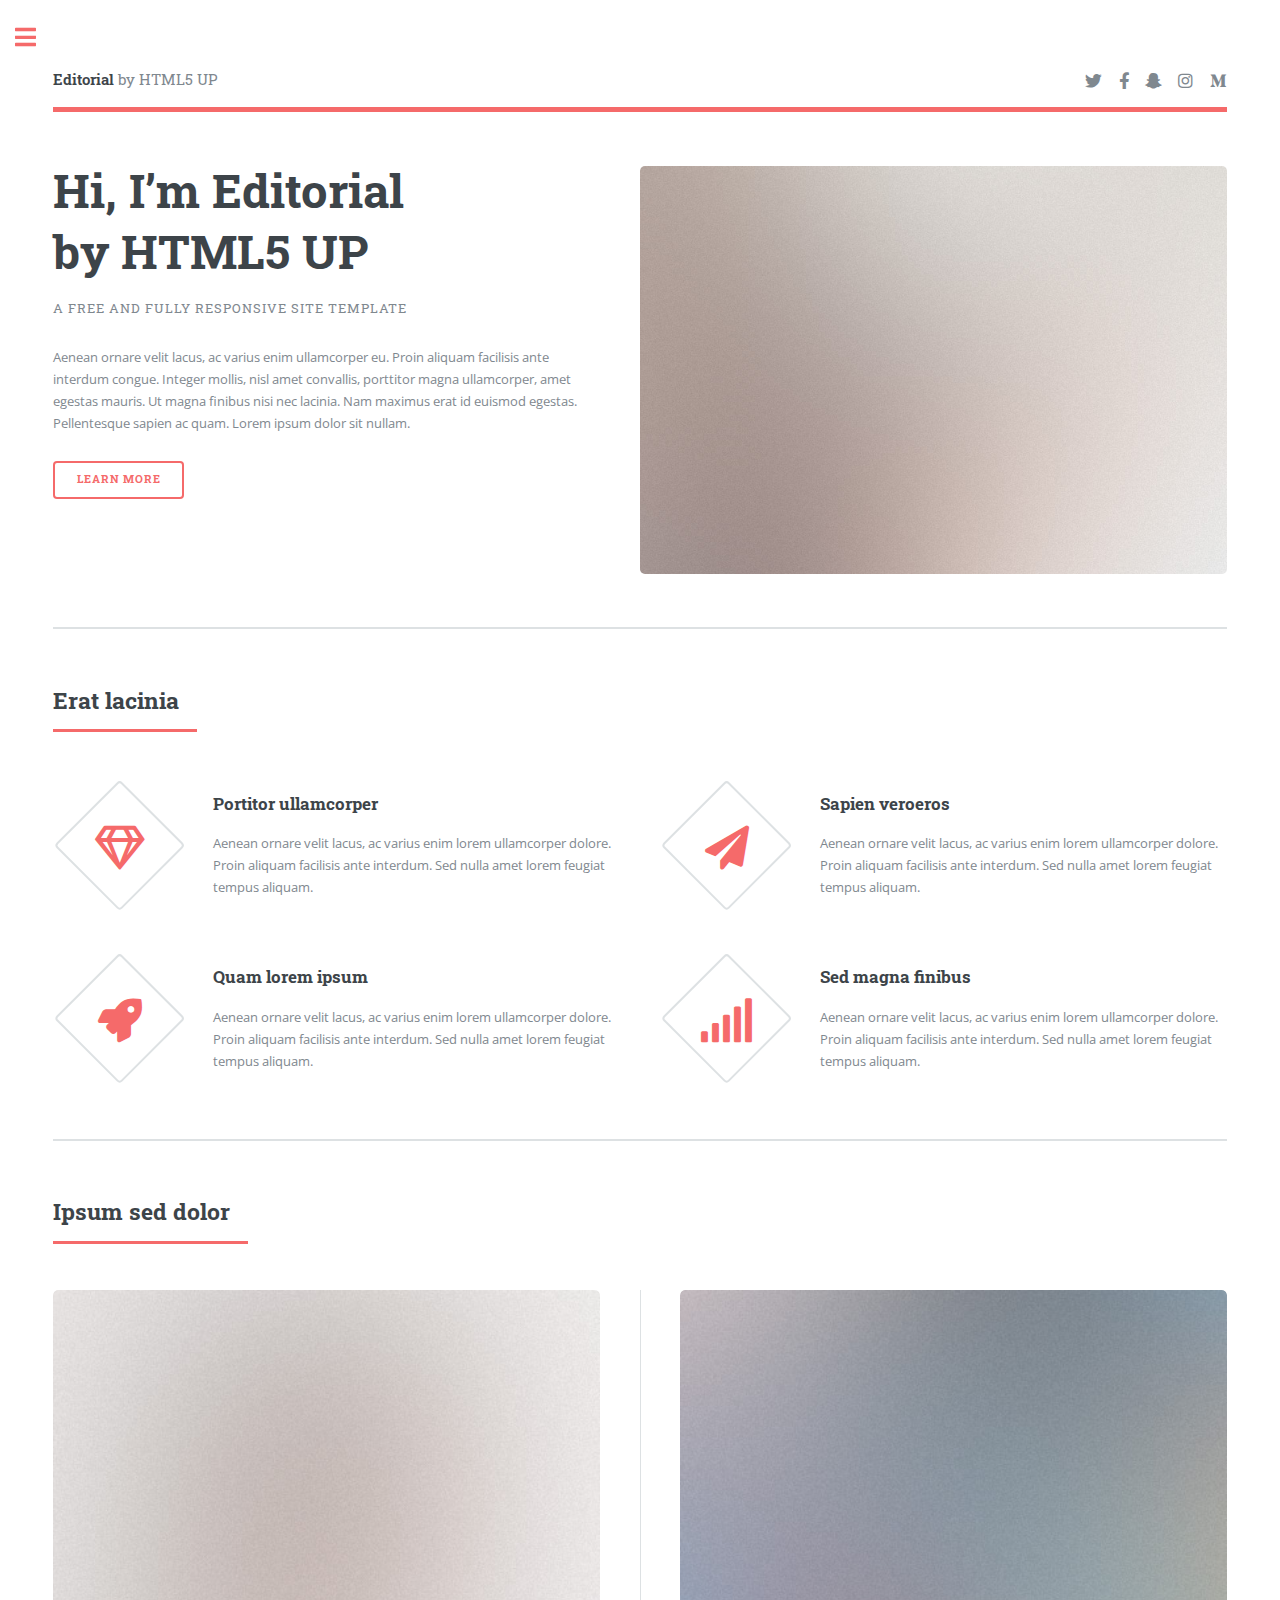
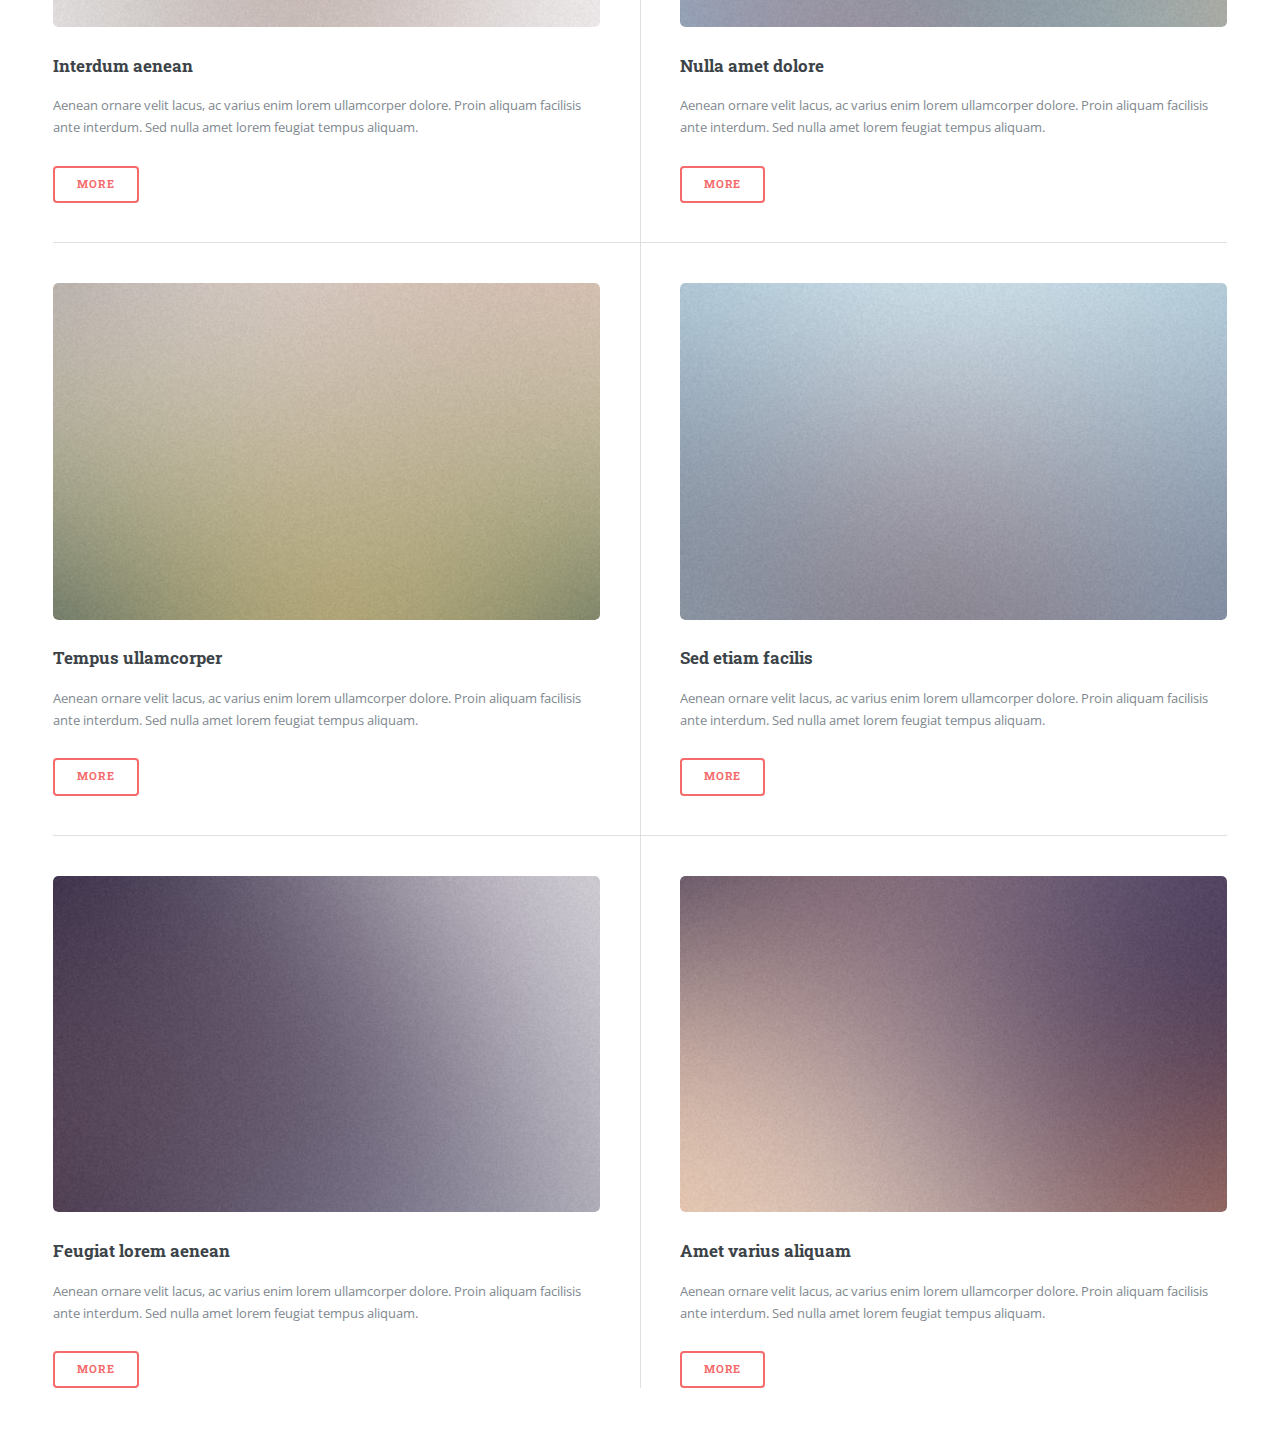
<file: index.html>
<!DOCTYPE HTML>
<!--
	Editorial by HTML5 UP
	html5up.net | @ajlkn
	Free for personal and commercial use under the CCA 3.0 license (html5up.net/license)
-->
<html>
	<head>
		<title>Editorial by HTML5 UP</title>
		<meta charset="utf-8" />
		<meta name="viewport" content="width=device-width, initial-scale=1, user-scalable=no" />
		<link rel="stylesheet" href="assets/css/main.css" />
	</head>
	<body class="is-preload">

		<!-- Wrapper -->
			<div id="wrapper">

				<!-- Main -->
					<div id="main">
						<div class="inner">

							<!-- Header -->
								<header id="header">
									<a href="index.html" class="logo"><strong>Editorial</strong> by HTML5 UP</a>
									<ul class="icons">
										<li><a href="#" class="icon brands fa-twitter"><span class="label">Twitter</span></a></li>
										<li><a href="#" class="icon brands fa-facebook-f"><span class="label">Facebook</span></a></li>
										<li><a href="#" class="icon brands fa-snapchat-ghost"><span class="label">Snapchat</span></a></li>
										<li><a href="#" class="icon brands fa-instagram"><span class="label">Instagram</span></a></li>
										<li><a href="#" class="icon brands fa-medium-m"><span class="label">Medium</span></a></li>
									</ul>
								</header>

							<!-- Banner -->
								<section id="banner">
									<div class="content">
										<header>
											<h1>Hi, I’m Editorial<br />
											by HTML5 UP</h1>
											<p>A free and fully responsive site template</p>
										</header>
										<p>Aenean ornare velit lacus, ac varius enim ullamcorper eu. Proin aliquam facilisis ante interdum congue. Integer mollis, nisl amet convallis, porttitor magna ullamcorper, amet egestas mauris. Ut magna finibus nisi nec lacinia. Nam maximus erat id euismod egestas. Pellentesque sapien ac quam. Lorem ipsum dolor sit nullam.</p>
										<ul class="actions">
											<li><a href="#" class="button big">Learn More</a></li>
										</ul>
									</div>
									<span class="image object">
										<img src="images/pic10.jpg" alt="" />
									</span>
								</section>

							<!-- Section -->
								<section>
									<header class="major">
										<h2>Erat lacinia</h2>
									</header>
									<div class="features">
										<article>
											<span class="icon fa-gem"></span>
											<div class="content">
												<h3>Portitor ullamcorper</h3>
												<p>Aenean ornare velit lacus, ac varius enim lorem ullamcorper dolore. Proin aliquam facilisis ante interdum. Sed nulla amet lorem feugiat tempus aliquam.</p>
											</div>
										</article>
										<article>
											<span class="icon solid fa-paper-plane"></span>
											<div class="content">
												<h3>Sapien veroeros</h3>
												<p>Aenean ornare velit lacus, ac varius enim lorem ullamcorper dolore. Proin aliquam facilisis ante interdum. Sed nulla amet lorem feugiat tempus aliquam.</p>
											</div>
										</article>
										<article>
											<span class="icon solid fa-rocket"></span>
											<div class="content">
												<h3>Quam lorem ipsum</h3>
												<p>Aenean ornare velit lacus, ac varius enim lorem ullamcorper dolore. Proin aliquam facilisis ante interdum. Sed nulla amet lorem feugiat tempus aliquam.</p>
											</div>
										</article>
										<article>
											<span class="icon solid fa-signal"></span>
											<div class="content">
												<h3>Sed magna finibus</h3>
												<p>Aenean ornare velit lacus, ac varius enim lorem ullamcorper dolore. Proin aliquam facilisis ante interdum. Sed nulla amet lorem feugiat tempus aliquam.</p>
											</div>
										</article>
									</div>
								</section>

							<!-- Section -->
								<section>
									<header class="major">
										<h2>Ipsum sed dolor</h2>
									</header>
									<div class="posts">
										<article>
											<a href="#" class="image"><img src="images/pic01.jpg" alt="" /></a>
											<h3>Interdum aenean</h3>
											<p>Aenean ornare velit lacus, ac varius enim lorem ullamcorper dolore. Proin aliquam facilisis ante interdum. Sed nulla amet lorem feugiat tempus aliquam.</p>
											<ul class="actions">
												<li><a href="#" class="button">More</a></li>
											</ul>
										</article>
										<article>
											<a href="#" class="image"><img src="images/pic02.jpg" alt="" /></a>
											<h3>Nulla amet dolore</h3>
											<p>Aenean ornare velit lacus, ac varius enim lorem ullamcorper dolore. Proin aliquam facilisis ante interdum. Sed nulla amet lorem feugiat tempus aliquam.</p>
											<ul class="actions">
												<li><a href="#" class="button">More</a></li>
											</ul>
										</article>
										<article>
											<a href="#" class="image"><img src="images/pic03.jpg" alt="" /></a>
											<h3>Tempus ullamcorper</h3>
											<p>Aenean ornare velit lacus, ac varius enim lorem ullamcorper dolore. Proin aliquam facilisis ante interdum. Sed nulla amet lorem feugiat tempus aliquam.</p>
											<ul class="actions">
												<li><a href="#" class="button">More</a></li>
											</ul>
										</article>
										<article>
											<a href="#" class="image"><img src="images/pic04.jpg" alt="" /></a>
											<h3>Sed etiam facilis</h3>
											<p>Aenean ornare velit lacus, ac varius enim lorem ullamcorper dolore. Proin aliquam facilisis ante interdum. Sed nulla amet lorem feugiat tempus aliquam.</p>
											<ul class="actions">
												<li><a href="#" class="button">More</a></li>
											</ul>
										</article>
										<article>
											<a href="#" class="image"><img src="images/pic05.jpg" alt="" /></a>
											<h3>Feugiat lorem aenean</h3>
											<p>Aenean ornare velit lacus, ac varius enim lorem ullamcorper dolore. Proin aliquam facilisis ante interdum. Sed nulla amet lorem feugiat tempus aliquam.</p>
											<ul class="actions">
												<li><a href="#" class="button">More</a></li>
											</ul>
										</article>
										<article>
											<a href="#" class="image"><img src="images/pic06.jpg" alt="" /></a>
											<h3>Amet varius aliquam</h3>
											<p>Aenean ornare velit lacus, ac varius enim lorem ullamcorper dolore. Proin aliquam facilisis ante interdum. Sed nulla amet lorem feugiat tempus aliquam.</p>
											<ul class="actions">
												<li><a href="#" class="button">More</a></li>
											</ul>
										</article>
									</div>
								</section>

						</div>
					</div>

				<!-- Sidebar -->
					<div id="sidebar">
						<div class="inner">

							<!-- Search -->
								<section id="search" class="alt">
									<form method="post" action="#">
										<input type="text" name="query" id="query" placeholder="Search" />
									</form>
								</section>

							<!-- Menu -->
								<nav id="menu">
									<header class="major">
										<h2>Menu</h2>
									</header>
									<ul>
										<li><a href="index.html">Homepage</a></li>
										<li><a href="generic.html">Generic</a></li>
										<li><a href="elements.html">Elements</a></li>
										<li>
											<span class="opener">Submenu</span>
											<ul>
												<li><a href="#">Lorem Dolor</a></li>
												<li><a href="#">Ipsum Adipiscing</a></li>
												<li><a href="#">Tempus Magna</a></li>
												<li><a href="#">Feugiat Veroeros</a></li>
											</ul>
										</li>
										<li><a href="#">Etiam Dolore</a></li>
										<li><a href="#">Adipiscing</a></li>
										<li>
											<span class="opener">Another Submenu</span>
											<ul>
												<li><a href="#">Lorem Dolor</a></li>
												<li><a href="#">Ipsum Adipiscing</a></li>
												<li><a href="#">Tempus Magna</a></li>
												<li><a href="#">Feugiat Veroeros</a></li>
											</ul>
										</li>
										<li><a href="#">Maximus Erat</a></li>
										<li><a href="#">Sapien Mauris</a></li>
										<li><a href="#">Amet Lacinia</a></li>
									</ul>
								</nav>

							<!-- Section -->
								<section>
									<header class="major">
										<h2>Ante interdum</h2>
									</header>
									<div class="mini-posts">
										<article>
											<a href="#" class="image"><img src="images/pic07.jpg" alt="" /></a>
											<p>Aenean ornare velit lacus, ac varius enim lorem ullamcorper dolore aliquam.</p>
										</article>
										<article>
											<a href="#" class="image"><img src="images/pic08.jpg" alt="" /></a>
											<p>Aenean ornare velit lacus, ac varius enim lorem ullamcorper dolore aliquam.</p>
										</article>
										<article>
											<a href="#" class="image"><img src="images/pic09.jpg" alt="" /></a>
											<p>Aenean ornare velit lacus, ac varius enim lorem ullamcorper dolore aliquam.</p>
										</article>
									</div>
									<ul class="actions">
										<li><a href="#" class="button">More</a></li>
									</ul>
								</section>

							<!-- Section -->
								<section>
									<header class="major">
										<h2>Get in touch</h2>
									</header>
									<p>Sed varius enim lorem ullamcorper dolore aliquam aenean ornare velit lacus, ac varius enim lorem ullamcorper dolore. Proin sed aliquam facilisis ante interdum. Sed nulla amet lorem feugiat tempus aliquam.</p>
									<ul class="contact">
										<li class="icon solid fa-envelope"><a href="#">information@untitled.tld</a></li>
										<li class="icon solid fa-phone">(000) 000-0000</li>
										<li class="icon solid fa-home">1234 Somewhere Road #8254<br />
										Nashville, TN 00000-0000</li>
									</ul>
								</section>

							<!-- Footer -->
								<footer id="footer">
									<p class="copyright">&copy; Untitled. All rights reserved. Demo Images: <a href="https://unsplash.com">Unsplash</a>. Design: <a href="https://html5up.net">HTML5 UP</a>.</p>
								</footer>

						</div>
					</div>

			</div>

		<!-- Scripts -->
			<script src="assets/js/jquery.min.js"></script>
			<script src="assets/js/browser.min.js"></script>
			<script src="assets/js/breakpoints.min.js"></script>
			<script src="assets/js/util.js"></script>
			<script src="assets/js/main.js"></script>

	</body>
</html>
</file>
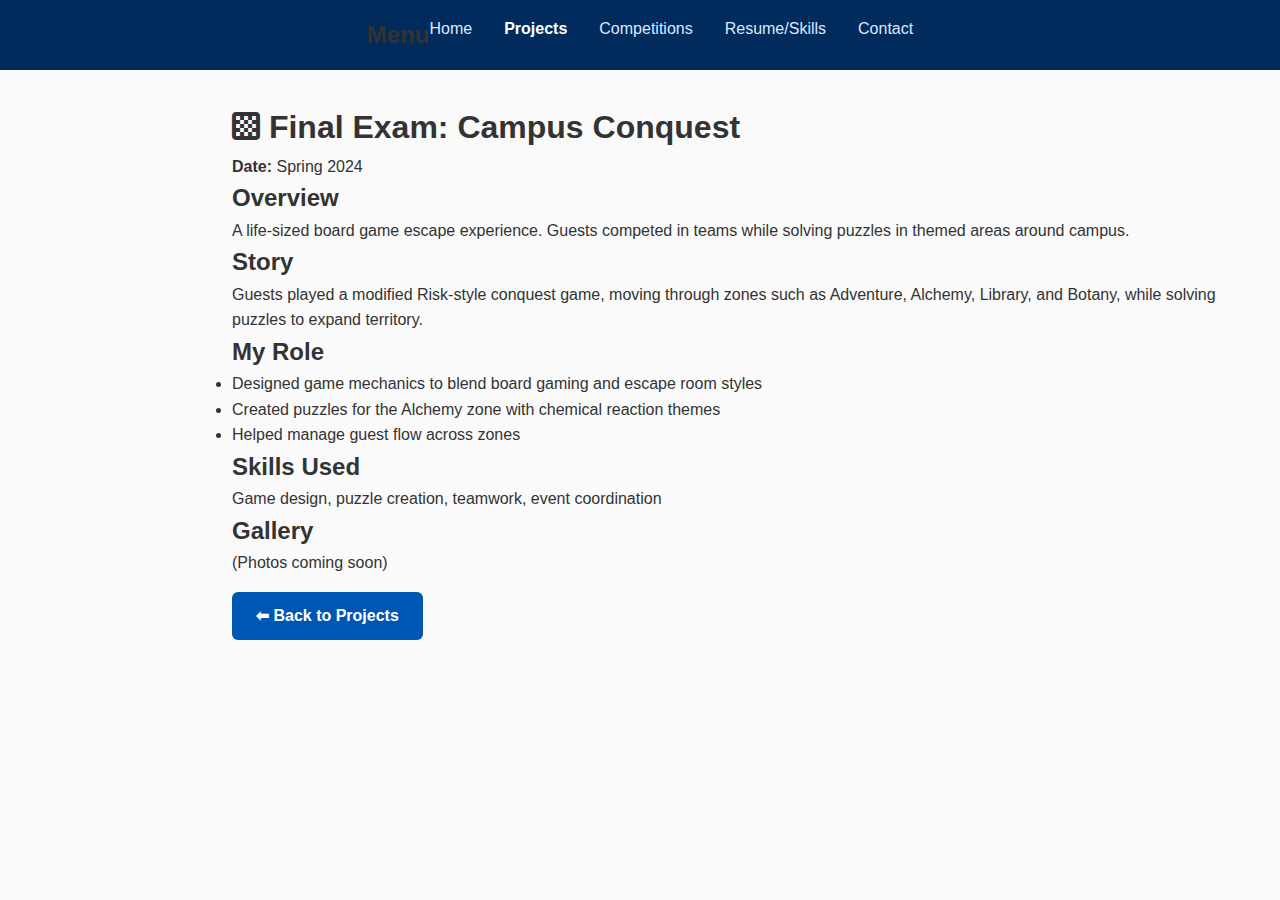
<file: campus_conquest.html>
<!DOCTYPE html>
<html lang="en">
<head>
  <meta charset="UTF-8">
  <meta name="viewport" content="width=device-width, initial-scale=1.0">
  <title>Final Exam: Campus Conquest | David Trevino</title>
  <link rel="stylesheet" href="https://cdnjs.cloudflare.com/ajax/libs/font-awesome/6.4.0/css/all.min.css">
  <link rel="stylesheet" href="style.css">
</head>
<body>
  <nav id="menu">
    <header class="major"><h2>Menu</h2></header>
    <ul>
      <li><a href="index.html">Home</a></li>
      <li><a href="projects.html" class="active">Projects</a></li>
      <li><a href="competitions.html">Competitions</a></li>
      <li><a href="resume.html">Resume/Skills</a></li>
      <li><a href="contact.html">Contact</a></li>
    </ul>
  </nav>

  <main style="margin-left:200px; padding:2em;">
    <h1><i class="fa-solid fa-chess-board"></i> Final Exam: Campus Conquest</h1>
    <p><strong>Date:</strong> Spring 2024</p>

    <section>
      <h2>Overview</h2>
      <p>A life-sized board game escape experience. Guests competed in teams while solving puzzles in themed areas around campus.</p>
    </section>

    <section>
      <h2>Story</h2>
      <p>Guests played a modified Risk-style conquest game, moving through zones such as Adventure, Alchemy, Library, and Botany, while solving puzzles to expand territory.</p>
    </section>

    <section>
      <h2>My Role</h2>
      <ul>
        <li>Designed game mechanics to blend board gaming and escape room styles</li>
        <li>Created puzzles for the Alchemy zone with chemical reaction themes</li>
        <li>Helped manage guest flow across zones</li>
      </ul>
    </section>

    <section>
      <h2>Skills Used</h2>
      <p>Game design, puzzle creation, teamwork, event coordination</p>
    </section>

    <section>
      <h2>Gallery</h2>
      <p>(Photos coming soon)</p>
    </section>

    <p><a href="projects.html" class="button">⬅ Back to Projects</a></p>
  </main>
</body>
</html>
</file>
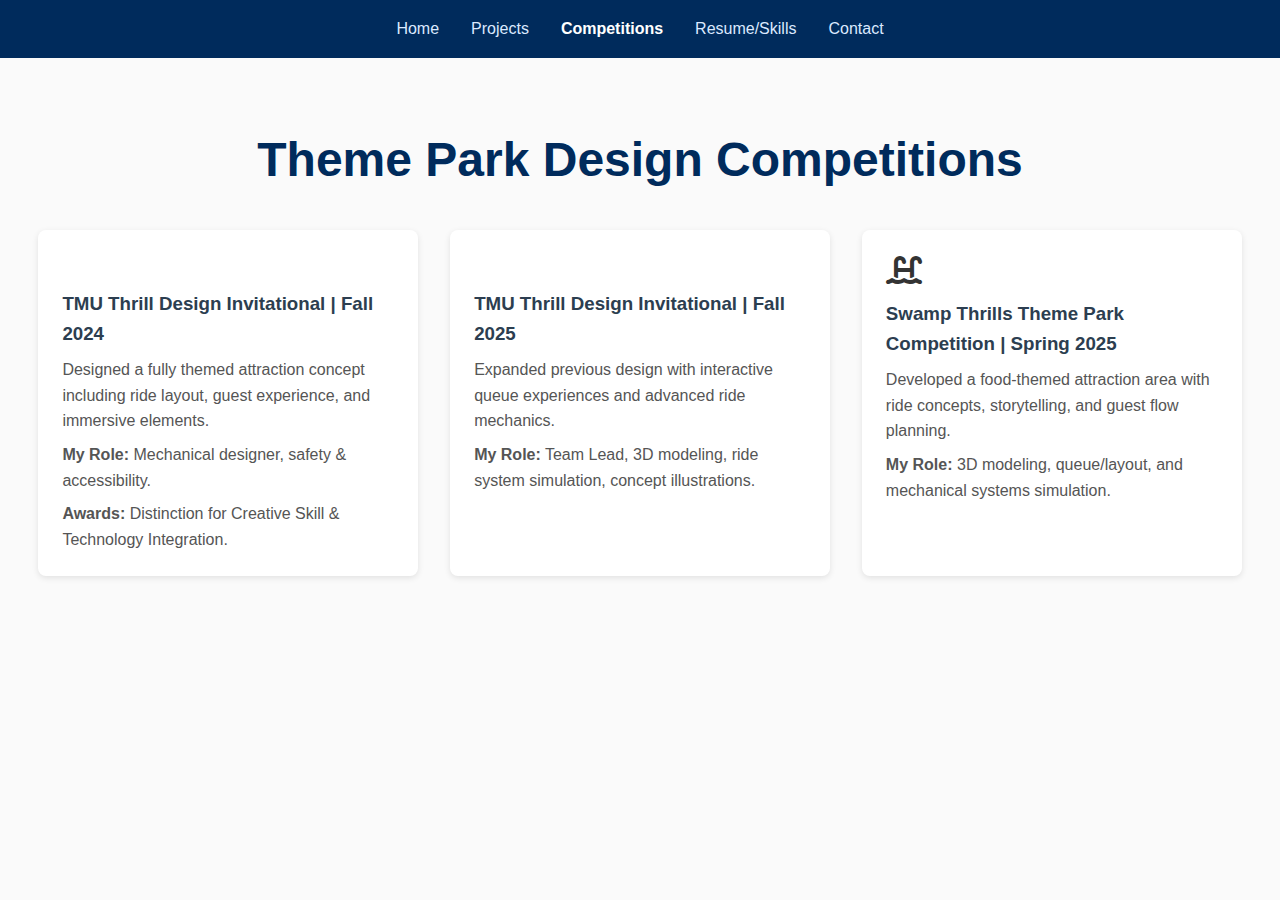
<file: competitions.html>
<!DOCTYPE html>
<html lang="en">
<head>
  <meta charset="UTF-8">
  <meta name="viewport" content="width=device-width, initial-scale=1.0">
  <title>Competitions | David Trevino</title>
  <link rel="stylesheet" href="https://cdnjs.cloudflare.com/ajax/libs/font-awesome/6.4.0/css/all.min.css">
  <link rel="stylesheet" href="style.css">
</head>
<body>

  <!-- Top Navigation -->
  <nav id="menu">
    <ul>
      <li><a href="index.html">Home</a></li>
      <li><a href="projects.html">Projects</a></li>
      <li><a href="competitions.html" class="active">Competitions</a></li>
      <li><a href="resume.html">Resume/Skills</a></li>
      <li><a href="contact.html">Contact</a></li>
    </ul>
  </nav>

  <main>
    <!-- Competitions Header -->
    <section class="content-section">
      <header class="page-title">
        <h2>Theme Park Design Competitions</h2>
      </header>

      <!-- Competitions Grid -->
      <div class="features">

        <article>
          <i class="fa-solid fa-roller-coaster fa-2x"></i>
          <h3>TMU Thrill Design Invitational | Fall 2024</h3>
          <p>Designed a fully themed attraction concept including ride layout, guest experience, and immersive elements.</p>
          <p><strong>My Role:</strong> Mechanical designer, safety & accessibility.</p>
          <p><strong>Awards:</strong> Distinction for Creative Skill & Technology Integration.</p>
        </article>

        <article>
          <i class="fa-solid fa-roller-coaster fa-2x"></i>
          <h3>TMU Thrill Design Invitational | Fall 2025</h3>
          <p>Expanded previous design with interactive queue experiences and advanced ride mechanics.</p>
          <p><strong>My Role:</strong> Team Lead, 3D modeling, ride system simulation, concept illustrations.</p>
        </article>

        <article>
          <i class="fa-solid fa-water-ladder fa-2x"></i>
          <h3>Swamp Thrills Theme Park Competition | Spring 2025</h3>
          <p>Developed a food-themed attraction area with ride concepts, storytelling, and guest flow planning.</p>
          <p><strong>My Role:</strong> 3D modeling, queue/layout, and mechanical systems simulation.</p>
        </article>

      </div>
    </section>
  </main>

</body>
</html>
</file>
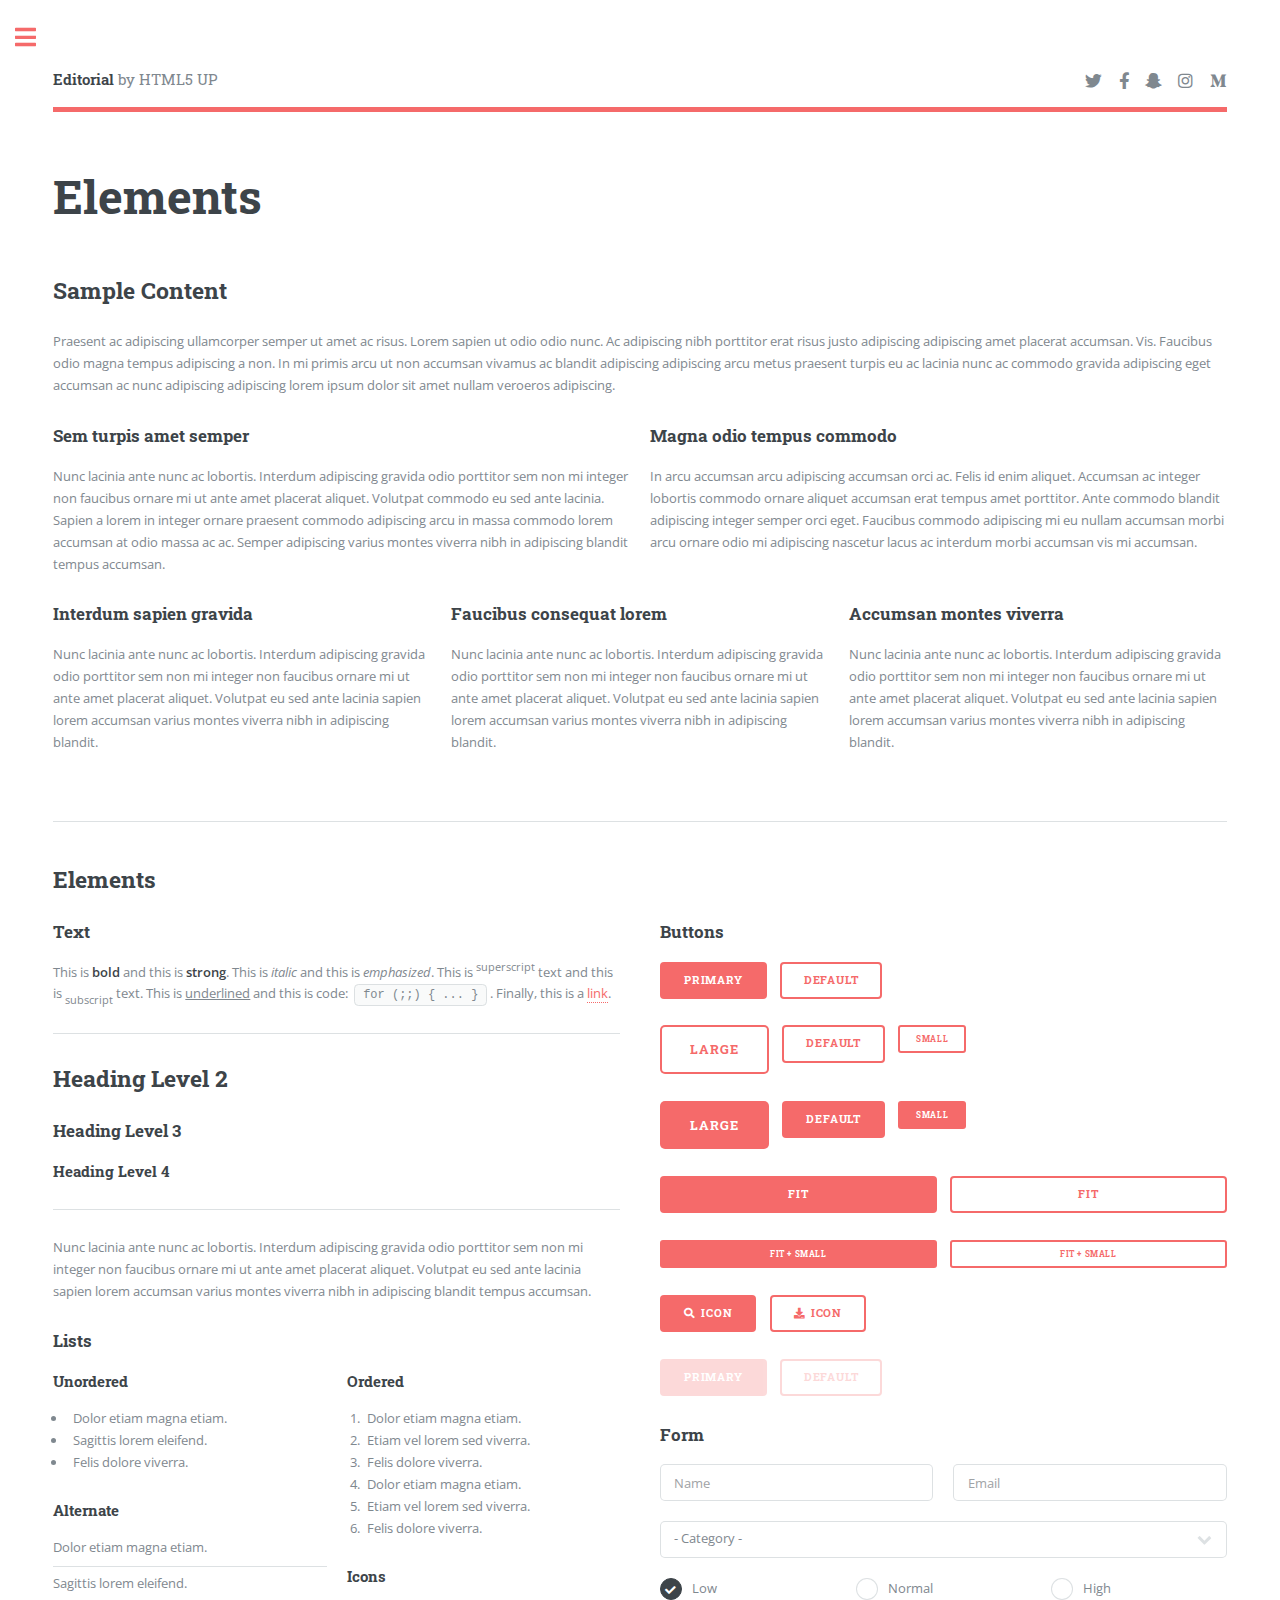
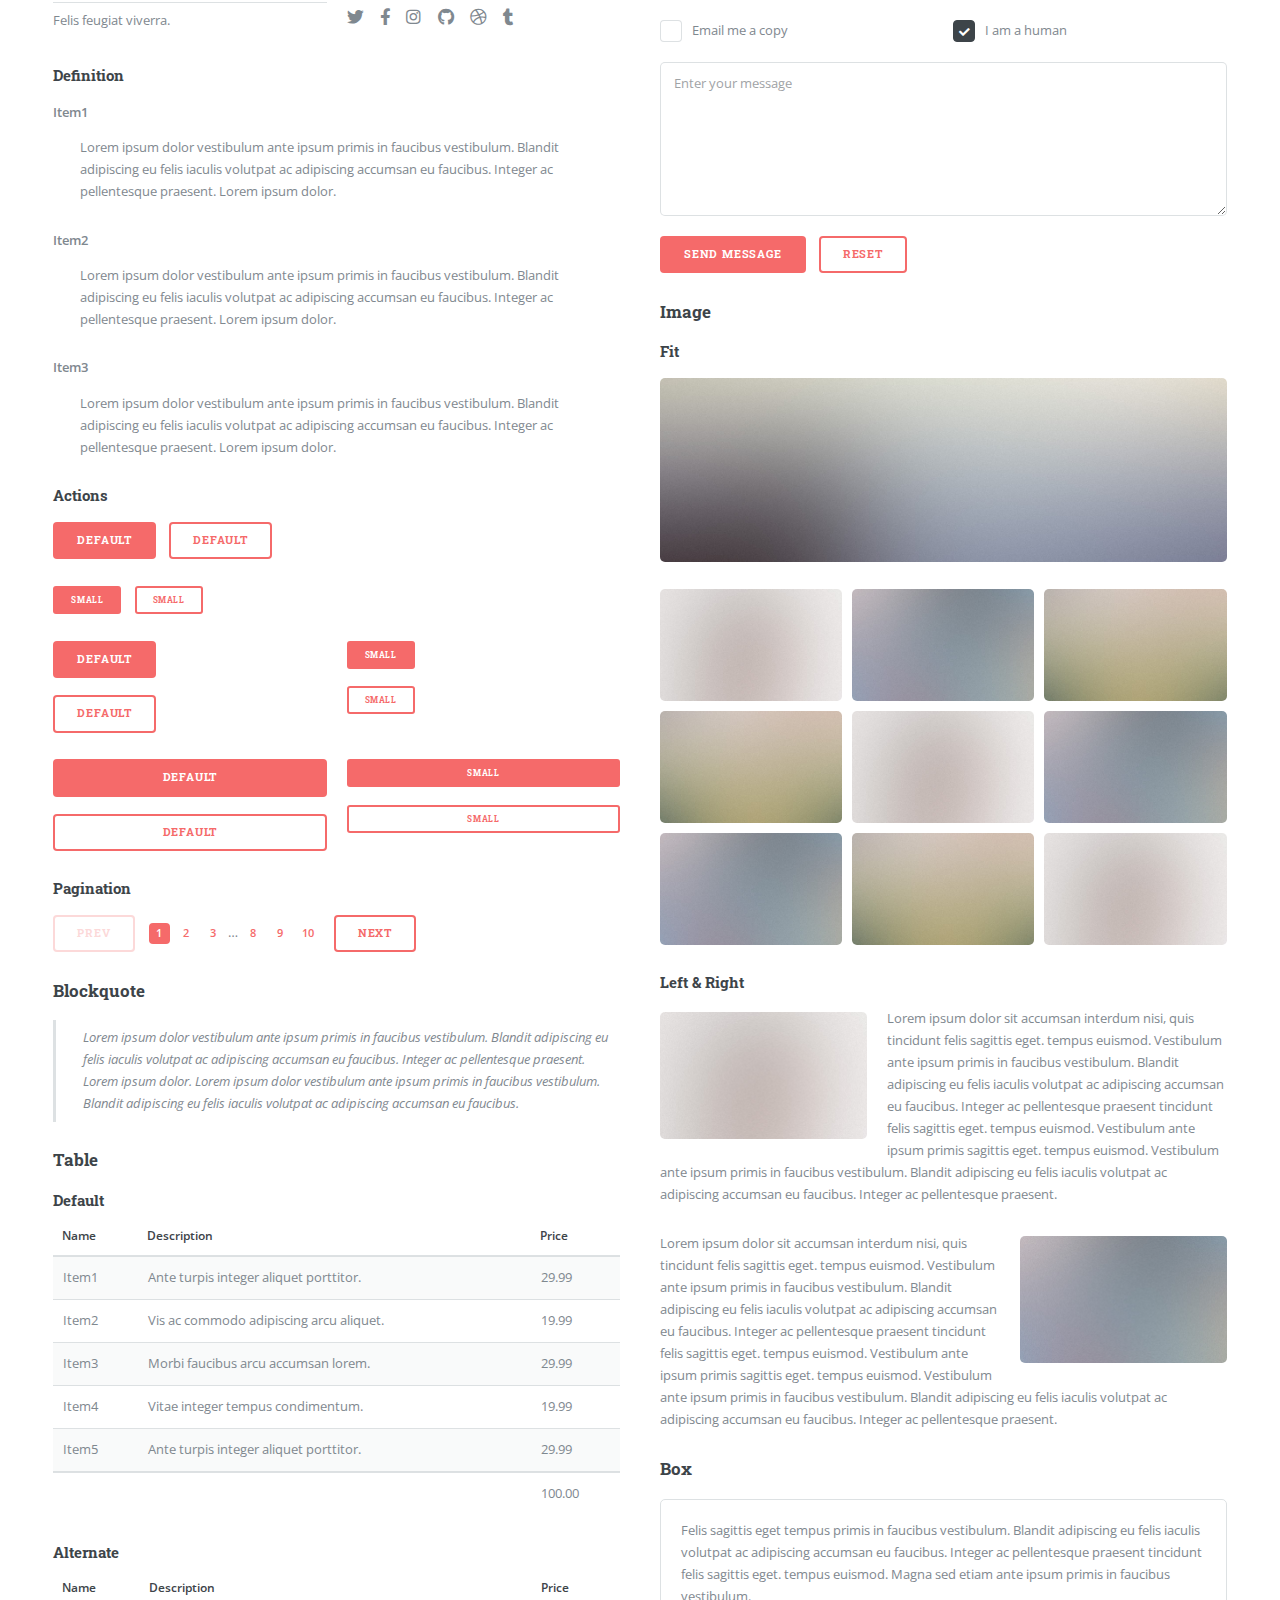
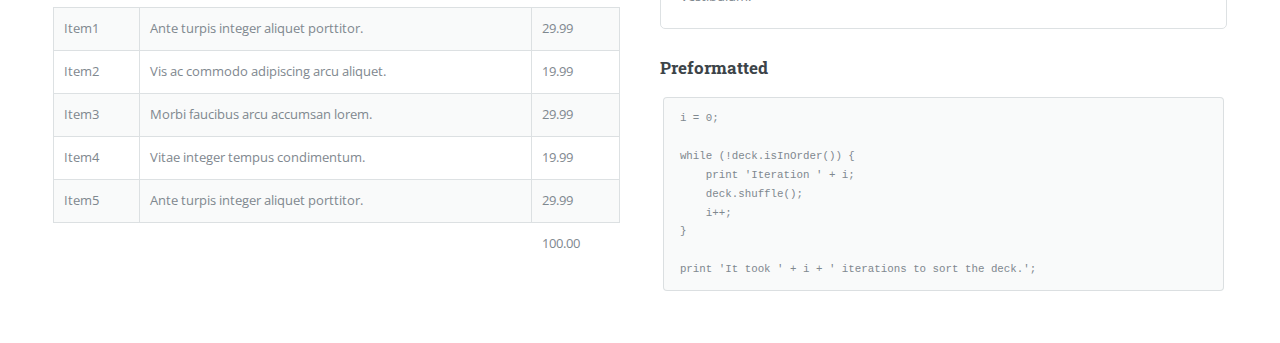
<file: elements.html>
<!DOCTYPE HTML>
<!--
	Editorial by HTML5 UP
	html5up.net | @ajlkn
	Free for personal and commercial use under the CCA 3.0 license (html5up.net/license)
-->
<html>
	<head>
		<title>Elements - Editorial by HTML5 UP</title>
		<meta charset="utf-8" />
		<meta name="viewport" content="width=device-width, initial-scale=1, user-scalable=no" />
		<link rel="stylesheet" href="assets/css/main.css" />
	</head>
	<body class="is-preload">

		<!-- Wrapper -->
			<div id="wrapper">

				<!-- Main -->
					<div id="main">
						<div class="inner">

							<!-- Header -->
								<header id="header">
									<a href="index.html" class="logo"><strong>Editorial</strong> by HTML5 UP</a>
									<ul class="icons">
										<li><a href="#" class="icon brands fa-twitter"><span class="label">Twitter</span></a></li>
										<li><a href="#" class="icon brands fa-facebook-f"><span class="label">Facebook</span></a></li>
										<li><a href="#" class="icon brands fa-snapchat-ghost"><span class="label">Snapchat</span></a></li>
										<li><a href="#" class="icon brands fa-instagram"><span class="label">Instagram</span></a></li>
										<li><a href="#" class="icon brands fa-medium-m"><span class="label">Medium</span></a></li>
									</ul>
								</header>

							<!-- Content -->
								<section>
									<header class="main">
										<h1>Elements</h1>
									</header>

									<!-- Content -->
										<h2 id="content">Sample Content</h2>
										<p>Praesent ac adipiscing ullamcorper semper ut amet ac risus. Lorem sapien ut odio odio nunc. Ac adipiscing nibh porttitor erat risus justo adipiscing adipiscing amet placerat accumsan. Vis. Faucibus odio magna tempus adipiscing a non. In mi primis arcu ut non accumsan vivamus ac blandit adipiscing adipiscing arcu metus praesent turpis eu ac lacinia nunc ac commodo gravida adipiscing eget accumsan ac nunc adipiscing adipiscing lorem ipsum dolor sit amet nullam veroeros adipiscing.</p>
										<div class="row">
											<div class="col-6 col-12-small">
												<h3>Sem turpis amet semper</h3>
												<p>Nunc lacinia ante nunc ac lobortis. Interdum adipiscing gravida odio porttitor sem non mi integer non faucibus ornare mi ut ante amet placerat aliquet. Volutpat commodo eu sed ante lacinia. Sapien a lorem in integer ornare praesent commodo adipiscing arcu in massa commodo lorem accumsan at odio massa ac ac. Semper adipiscing varius montes viverra nibh in adipiscing blandit tempus accumsan.</p>
											</div>
											<div class="col-6 col-12-small">
												<h3>Magna odio tempus commodo</h3>
												<p>In arcu accumsan arcu adipiscing accumsan orci ac. Felis id enim aliquet. Accumsan ac integer lobortis commodo ornare aliquet accumsan erat tempus amet porttitor. Ante commodo blandit adipiscing integer semper orci eget. Faucibus commodo adipiscing mi eu nullam accumsan morbi arcu ornare odio mi adipiscing nascetur lacus ac interdum morbi accumsan vis mi accumsan.</p>
											</div>
											<!-- Break -->
											<div class="col-4 col-12-medium">
												<h3>Interdum sapien gravida</h3>
												<p>Nunc lacinia ante nunc ac lobortis. Interdum adipiscing gravida odio porttitor sem non mi integer non faucibus ornare mi ut ante amet placerat aliquet. Volutpat eu sed ante lacinia sapien lorem accumsan varius montes viverra nibh in adipiscing blandit.</p>
											</div>
											<div class="col-4 col-12-medium">
												<h3>Faucibus consequat lorem</h3>
												<p>Nunc lacinia ante nunc ac lobortis. Interdum adipiscing gravida odio porttitor sem non mi integer non faucibus ornare mi ut ante amet placerat aliquet. Volutpat eu sed ante lacinia sapien lorem accumsan varius montes viverra nibh in adipiscing blandit.</p>
											</div>
											<div class="col-4 col-12-medium">
												<h3>Accumsan montes viverra</h3>
												<p>Nunc lacinia ante nunc ac lobortis. Interdum adipiscing gravida odio porttitor sem non mi integer non faucibus ornare mi ut ante amet placerat aliquet. Volutpat eu sed ante lacinia sapien lorem accumsan varius montes viverra nibh in adipiscing blandit.</p>
											</div>
										</div>

									<hr class="major" />

									<!-- Elements -->
										<h2 id="elements">Elements</h2>
										<div class="row gtr-200">
											<div class="col-6 col-12-medium">

												<!-- Text stuff -->
													<h3>Text</h3>
													<p>This is <b>bold</b> and this is <strong>strong</strong>. This is <i>italic</i> and this is <em>emphasized</em>.
													This is <sup>superscript</sup> text and this is <sub>subscript</sub> text.
													This is <u>underlined</u> and this is code: <code>for (;;) { ... }</code>.
													Finally, this is a <a href="#">link</a>.</p>
													<hr />
													<h2>Heading Level 2</h2>
													<h3>Heading Level 3</h3>
													<h4>Heading Level 4</h4>
													<hr />
													<p>Nunc lacinia ante nunc ac lobortis. Interdum adipiscing gravida odio porttitor sem non mi integer non faucibus ornare mi ut ante amet placerat aliquet. Volutpat eu sed ante lacinia sapien lorem accumsan varius montes viverra nibh in adipiscing blandit tempus accumsan.</p>

												<!-- Lists -->
													<h3>Lists</h3>
													<div class="row">
														<div class="col-6 col-12-small">

															<h4>Unordered</h4>
															<ul>
																<li>Dolor etiam magna etiam.</li>
																<li>Sagittis lorem eleifend.</li>
																<li>Felis dolore viverra.</li>
															</ul>

															<h4>Alternate</h4>
															<ul class="alt">
																<li>Dolor etiam magna etiam.</li>
																<li>Sagittis lorem eleifend.</li>
																<li>Felis feugiat viverra.</li>
															</ul>

														</div>
														<div class="col-6 col-12-small">

															<h4>Ordered</h4>
															<ol>
																<li>Dolor etiam magna etiam.</li>
																<li>Etiam vel lorem sed viverra.</li>
																<li>Felis dolore viverra.</li>
																<li>Dolor etiam magna etiam.</li>
																<li>Etiam vel lorem sed viverra.</li>
																<li>Felis dolore viverra.</li>
															</ol>

															<h4>Icons</h4>
															<ul class="icons">
																<li><a href="#" class="icon brands fa-twitter"><span class="label">Twitter</span></a></li>
																<li><a href="#" class="icon brands fa-facebook-f"><span class="label">Facebook</span></a></li>
																<li><a href="#" class="icon brands fa-instagram"><span class="label">Instagram</span></a></li>
																<li><a href="#" class="icon brands fa-github"><span class="label">Github</span></a></li>
																<li><a href="#" class="icon brands fa-dribbble"><span class="label">Dribbble</span></a></li>
																<li><a href="#" class="icon brands fa-tumblr"><span class="label">Tumblr</span></a></li>
															</ul>

														</div>
													</div>
													<h4>Definition</h4>
													<dl>
														<dt>Item1</dt>
														<dd>
															<p>Lorem ipsum dolor vestibulum ante ipsum primis in faucibus vestibulum. Blandit adipiscing eu felis iaculis volutpat ac adipiscing accumsan eu faucibus. Integer ac pellentesque praesent. Lorem ipsum dolor.</p>
														</dd>
														<dt>Item2</dt>
														<dd>
															<p>Lorem ipsum dolor vestibulum ante ipsum primis in faucibus vestibulum. Blandit adipiscing eu felis iaculis volutpat ac adipiscing accumsan eu faucibus. Integer ac pellentesque praesent. Lorem ipsum dolor.</p>
														</dd>
														<dt>Item3</dt>
														<dd>
															<p>Lorem ipsum dolor vestibulum ante ipsum primis in faucibus vestibulum. Blandit adipiscing eu felis iaculis volutpat ac adipiscing accumsan eu faucibus. Integer ac pellentesque praesent. Lorem ipsum dolor.</p>
														</dd>
													</dl>

													<h4>Actions</h4>
													<ul class="actions">
														<li><a href="#" class="button primary">Default</a></li>
														<li><a href="#" class="button">Default</a></li>
													</ul>
													<ul class="actions small">
														<li><a href="#" class="button primary small">Small</a></li>
														<li><a href="#" class="button small">Small</a></li>
													</ul>
													<div class="row">
														<div class="col-6 col-12-small">
															<ul class="actions stacked">
																<li><a href="#" class="button primary">Default</a></li>
																<li><a href="#" class="button">Default</a></li>
															</ul>
														</div>
														<div class="col-6 col-12-small">
															<ul class="actions stacked">
																<li><a href="#" class="button primary small">Small</a></li>
																<li><a href="#" class="button small">Small</a></li>
															</ul>
														</div>
														<div class="col-6 col-12-small">
															<ul class="actions stacked">
																<li><a href="#" class="button primary fit">Default</a></li>
																<li><a href="#" class="button fit">Default</a></li>
															</ul>
														</div>
														<div class="col-6 col-12-small">
															<ul class="actions stacked">
																<li><a href="#" class="button primary small fit">Small</a></li>
																<li><a href="#" class="button small fit">Small</a></li>
															</ul>
														</div>
													</div>

													<h4>Pagination</h4>
													<ul class="pagination">
														<li><span class="button disabled">Prev</span></li>
														<li><a href="#" class="page active">1</a></li>
														<li><a href="#" class="page">2</a></li>
														<li><a href="#" class="page">3</a></li>
														<li><span>&hellip;</span></li>
														<li><a href="#" class="page">8</a></li>
														<li><a href="#" class="page">9</a></li>
														<li><a href="#" class="page">10</a></li>
														<li><a href="#" class="button">Next</a></li>
													</ul>

												<!-- Blockquote -->
													<h3>Blockquote</h3>
													<blockquote>Lorem ipsum dolor vestibulum ante ipsum primis in faucibus vestibulum. Blandit adipiscing eu felis iaculis volutpat ac adipiscing accumsan eu faucibus. Integer ac pellentesque praesent. Lorem ipsum dolor. Lorem ipsum dolor vestibulum ante ipsum primis in faucibus vestibulum. Blandit adipiscing eu felis iaculis volutpat ac adipiscing accumsan eu faucibus.</blockquote>

												<!-- Table -->
													<h3>Table</h3>

													<h4>Default</h4>
													<div class="table-wrapper">
														<table>
															<thead>
																<tr>
																	<th>Name</th>
																	<th>Description</th>
																	<th>Price</th>
																</tr>
															</thead>
															<tbody>
																<tr>
																	<td>Item1</td>
																	<td>Ante turpis integer aliquet porttitor.</td>
																	<td>29.99</td>
																</tr>
																<tr>
																	<td>Item2</td>
																	<td>Vis ac commodo adipiscing arcu aliquet.</td>
																	<td>19.99</td>
																</tr>
																<tr>
																	<td>Item3</td>
																	<td> Morbi faucibus arcu accumsan lorem.</td>
																	<td>29.99</td>
																</tr>
																<tr>
																	<td>Item4</td>
																	<td>Vitae integer tempus condimentum.</td>
																	<td>19.99</td>
																</tr>
																<tr>
																	<td>Item5</td>
																	<td>Ante turpis integer aliquet porttitor.</td>
																	<td>29.99</td>
																</tr>
															</tbody>
															<tfoot>
																<tr>
																	<td colspan="2"></td>
																	<td>100.00</td>
																</tr>
															</tfoot>
														</table>
													</div>

													<h4>Alternate</h4>
													<div class="table-wrapper">
														<table class="alt">
															<thead>
																<tr>
																	<th>Name</th>
																	<th>Description</th>
																	<th>Price</th>
																</tr>
															</thead>
															<tbody>
																<tr>
																	<td>Item1</td>
																	<td>Ante turpis integer aliquet porttitor.</td>
																	<td>29.99</td>
																</tr>
																<tr>
																	<td>Item2</td>
																	<td>Vis ac commodo adipiscing arcu aliquet.</td>
																	<td>19.99</td>
																</tr>
																<tr>
																	<td>Item3</td>
																	<td> Morbi faucibus arcu accumsan lorem.</td>
																	<td>29.99</td>
																</tr>
																<tr>
																	<td>Item4</td>
																	<td>Vitae integer tempus condimentum.</td>
																	<td>19.99</td>
																</tr>
																<tr>
																	<td>Item5</td>
																	<td>Ante turpis integer aliquet porttitor.</td>
																	<td>29.99</td>
																</tr>
															</tbody>
															<tfoot>
																<tr>
																	<td colspan="2"></td>
																	<td>100.00</td>
																</tr>
															</tfoot>
														</table>
													</div>

											</div>
											<div class="col-6 col-12-medium">

												<!-- Buttons -->
													<h3>Buttons</h3>
													<ul class="actions">
														<li><a href="#" class="button primary">Primary</a></li>
														<li><a href="#" class="button">Default</a></li>
													</ul>
													<ul class="actions">
														<li><a href="#" class="button large">Large</a></li>
														<li><a href="#" class="button">Default</a></li>
														<li><a href="#" class="button small">Small</a></li>
													</ul>
													<ul class="actions">
														<li><a href="#" class="button primary large">Large</a></li>
														<li><a href="#" class="button primary">Default</a></li>
														<li><a href="#" class="button primary small">Small</a></li>
													</ul>
													<ul class="actions fit">
														<li><a href="#" class="button primary fit">Fit</a></li>
														<li><a href="#" class="button fit">Fit</a></li>
													</ul>
													<ul class="actions fit small">
														<li><a href="#" class="button primary fit small">Fit + Small</a></li>
														<li><a href="#" class="button fit small">Fit + Small</a></li>
													</ul>
													<ul class="actions">
														<li><a href="#" class="button primary icon solid fa-search">Icon</a></li>
														<li><a href="#" class="button icon solid fa-download">Icon</a></li>
													</ul>
													<ul class="actions">
														<li><span class="button primary disabled">Primary</span></li>
														<li><span class="button disabled">Default</span></li>
													</ul>

												<!-- Form -->
													<h3>Form</h3>

													<form method="post" action="#">
														<div class="row gtr-uniform">
															<div class="col-6 col-12-xsmall">
																<input type="text" name="demo-name" id="demo-name" value="" placeholder="Name" />
															</div>
															<div class="col-6 col-12-xsmall">
																<input type="email" name="demo-email" id="demo-email" value="" placeholder="Email" />
															</div>
															<!-- Break -->
															<div class="col-12">
																<select name="demo-category" id="demo-category">
																	<option value="">- Category -</option>
																	<option value="1">Manufacturing</option>
																	<option value="1">Shipping</option>
																	<option value="1">Administration</option>
																	<option value="1">Human Resources</option>
																</select>
															</div>
															<!-- Break -->
															<div class="col-4 col-12-small">
																<input type="radio" id="demo-priority-low" name="demo-priority" checked>
																<label for="demo-priority-low">Low</label>
															</div>
															<div class="col-4 col-12-small">
																<input type="radio" id="demo-priority-normal" name="demo-priority">
																<label for="demo-priority-normal">Normal</label>
															</div>
															<div class="col-4 col-12-small">
																<input type="radio" id="demo-priority-high" name="demo-priority">
																<label for="demo-priority-high">High</label>
															</div>
															<!-- Break -->
															<div class="col-6 col-12-small">
																<input type="checkbox" id="demo-copy" name="demo-copy">
																<label for="demo-copy">Email me a copy</label>
															</div>
															<div class="col-6 col-12-small">
																<input type="checkbox" id="demo-human" name="demo-human" checked>
																<label for="demo-human">I am a human</label>
															</div>
															<!-- Break -->
															<div class="col-12">
																<textarea name="demo-message" id="demo-message" placeholder="Enter your message" rows="6"></textarea>
															</div>
															<!-- Break -->
															<div class="col-12">
																<ul class="actions">
																	<li><input type="submit" value="Send Message" class="primary" /></li>
																	<li><input type="reset" value="Reset" /></li>
																</ul>
															</div>
														</div>
													</form>

												<!-- Image -->
													<h3>Image</h3>

													<h4>Fit</h4>
													<span class="image fit"><img src="images/pic11.jpg" alt="" /></span>
													<div class="box alt">
														<div class="row gtr-50 gtr-uniform">
															<div class="col-4"><span class="image fit"><img src="images/pic01.jpg" alt="" /></span></div>
															<div class="col-4"><span class="image fit"><img src="images/pic02.jpg" alt="" /></span></div>
															<div class="col-4"><span class="image fit"><img src="images/pic03.jpg" alt="" /></span></div>
															<!-- Break -->
															<div class="col-4"><span class="image fit"><img src="images/pic03.jpg" alt="" /></span></div>
															<div class="col-4"><span class="image fit"><img src="images/pic01.jpg" alt="" /></span></div>
															<div class="col-4"><span class="image fit"><img src="images/pic02.jpg" alt="" /></span></div>
															<!-- Break -->
															<div class="col-4"><span class="image fit"><img src="images/pic02.jpg" alt="" /></span></div>
															<div class="col-4"><span class="image fit"><img src="images/pic03.jpg" alt="" /></span></div>
															<div class="col-4"><span class="image fit"><img src="images/pic01.jpg" alt="" /></span></div>
														</div>
													</div>

													<h4>Left &amp; Right</h4>
													<p><span class="image left"><img src="images/pic01.jpg" alt="" /></span>Lorem ipsum dolor sit accumsan interdum nisi, quis tincidunt felis sagittis eget. tempus euismod. Vestibulum ante ipsum primis in faucibus vestibulum. Blandit adipiscing eu felis iaculis volutpat ac adipiscing accumsan eu faucibus. Integer ac pellentesque praesent tincidunt felis sagittis eget. tempus euismod. Vestibulum ante ipsum primis sagittis eget. tempus euismod. Vestibulum ante ipsum primis in faucibus vestibulum. Blandit adipiscing eu felis iaculis volutpat ac adipiscing accumsan eu faucibus. Integer ac pellentesque praesent.</p>
													<p><span class="image right"><img src="images/pic02.jpg" alt="" /></span>Lorem ipsum dolor sit accumsan interdum nisi, quis tincidunt felis sagittis eget. tempus euismod. Vestibulum ante ipsum primis in faucibus vestibulum. Blandit adipiscing eu felis iaculis volutpat ac adipiscing accumsan eu faucibus. Integer ac pellentesque praesent tincidunt felis sagittis eget. tempus euismod. Vestibulum ante ipsum primis sagittis eget. tempus euismod. Vestibulum ante ipsum primis in faucibus vestibulum. Blandit adipiscing eu felis iaculis volutpat ac adipiscing accumsan eu faucibus. Integer ac pellentesque praesent.</p>

												<!-- Box -->
													<h3>Box</h3>
													<div class="box">
														<p>Felis sagittis eget tempus primis in faucibus vestibulum. Blandit adipiscing eu felis iaculis volutpat ac adipiscing accumsan eu faucibus. Integer ac pellentesque praesent tincidunt felis sagittis eget. tempus euismod. Magna sed etiam ante ipsum primis in faucibus vestibulum.</p>
													</div>

												<!-- Preformatted Code -->
													<h3>Preformatted</h3>
													<pre><code>i = 0;

while (!deck.isInOrder()) {
    print 'Iteration ' + i;
    deck.shuffle();
    i++;
}

print 'It took ' + i + ' iterations to sort the deck.';
</code></pre>

											</div>
										</div>

								</section>

						</div>
					</div>

				<!-- Sidebar -->
					<div id="sidebar">
						<div class="inner">

							<!-- Search -->
								<section id="search" class="alt">
									<form method="post" action="#">
										<input type="text" name="query" id="query" placeholder="Search" />
									</form>
								</section>

							<!-- Menu -->
								<nav id="menu">
									<header class="major">
										<h2>Menu</h2>
									</header>
									<ul>
										<li><a href="index.html">Homepage</a></li>
										<li><a href="generic.html">Generic</a></li>
										<li><a href="elements.html">Elements</a></li>
										<li>
											<span class="opener">Submenu</span>
											<ul>
												<li><a href="#">Lorem Dolor</a></li>
												<li><a href="#">Ipsum Adipiscing</a></li>
												<li><a href="#">Tempus Magna</a></li>
												<li><a href="#">Feugiat Veroeros</a></li>
											</ul>
										</li>
										<li><a href="#">Etiam Dolore</a></li>
										<li><a href="#">Adipiscing</a></li>
										<li>
											<span class="opener">Another Submenu</span>
											<ul>
												<li><a href="#">Lorem Dolor</a></li>
												<li><a href="#">Ipsum Adipiscing</a></li>
												<li><a href="#">Tempus Magna</a></li>
												<li><a href="#">Feugiat Veroeros</a></li>
											</ul>
										</li>
										<li><a href="#">Maximus Erat</a></li>
										<li><a href="#">Sapien Mauris</a></li>
										<li><a href="#">Amet Lacinia</a></li>
									</ul>
								</nav>

							<!-- Section -->
								<section>
									<header class="major">
										<h2>Ante interdum</h2>
									</header>
									<div class="mini-posts">
										<article>
											<a href="#" class="image"><img src="images/pic07.jpg" alt="" /></a>
											<p>Aenean ornare velit lacus, ac varius enim lorem ullamcorper dolore aliquam.</p>
										</article>
										<article>
											<a href="#" class="image"><img src="images/pic08.jpg" alt="" /></a>
											<p>Aenean ornare velit lacus, ac varius enim lorem ullamcorper dolore aliquam.</p>
										</article>
										<article>
											<a href="#" class="image"><img src="images/pic09.jpg" alt="" /></a>
											<p>Aenean ornare velit lacus, ac varius enim lorem ullamcorper dolore aliquam.</p>
										</article>
									</div>
									<ul class="actions">
										<li><a href="#" class="button">More</a></li>
									</ul>
								</section>

							<!-- Section -->
								<section>
									<header class="major">
										<h2>Get in touch</h2>
									</header>
									<p>Sed varius enim lorem ullamcorper dolore aliquam aenean ornare velit lacus, ac varius enim lorem ullamcorper dolore. Proin sed aliquam facilisis ante interdum. Sed nulla amet lorem feugiat tempus aliquam.</p>
									<ul class="contact">
										<li class="icon solid fa-envelope"><a href="#">information@untitled.tld</a></li>
										<li class="icon solid fa-phone">(000) 000-0000</li>
										<li class="icon solid fa-home">1234 Somewhere Road #8254<br />
										Nashville, TN 00000-0000</li>
									</ul>
								</section>

							<!-- Footer -->
								<footer id="footer">
									<p class="copyright">&copy; Untitled. All rights reserved. Demo Images: <a href="https://unsplash.com">Unsplash</a>. Design: <a href="https://html5up.net">HTML5 UP</a>.</p>
								</footer>

						</div>
					</div>

			</div>

		<!-- Scripts -->
			<script src="assets/js/jquery.min.js"></script>
			<script src="assets/js/browser.min.js"></script>
			<script src="assets/js/breakpoints.min.js"></script>
			<script src="assets/js/util.js"></script>
			<script src="assets/js/main.js"></script>

	</body>
</html>
</file>
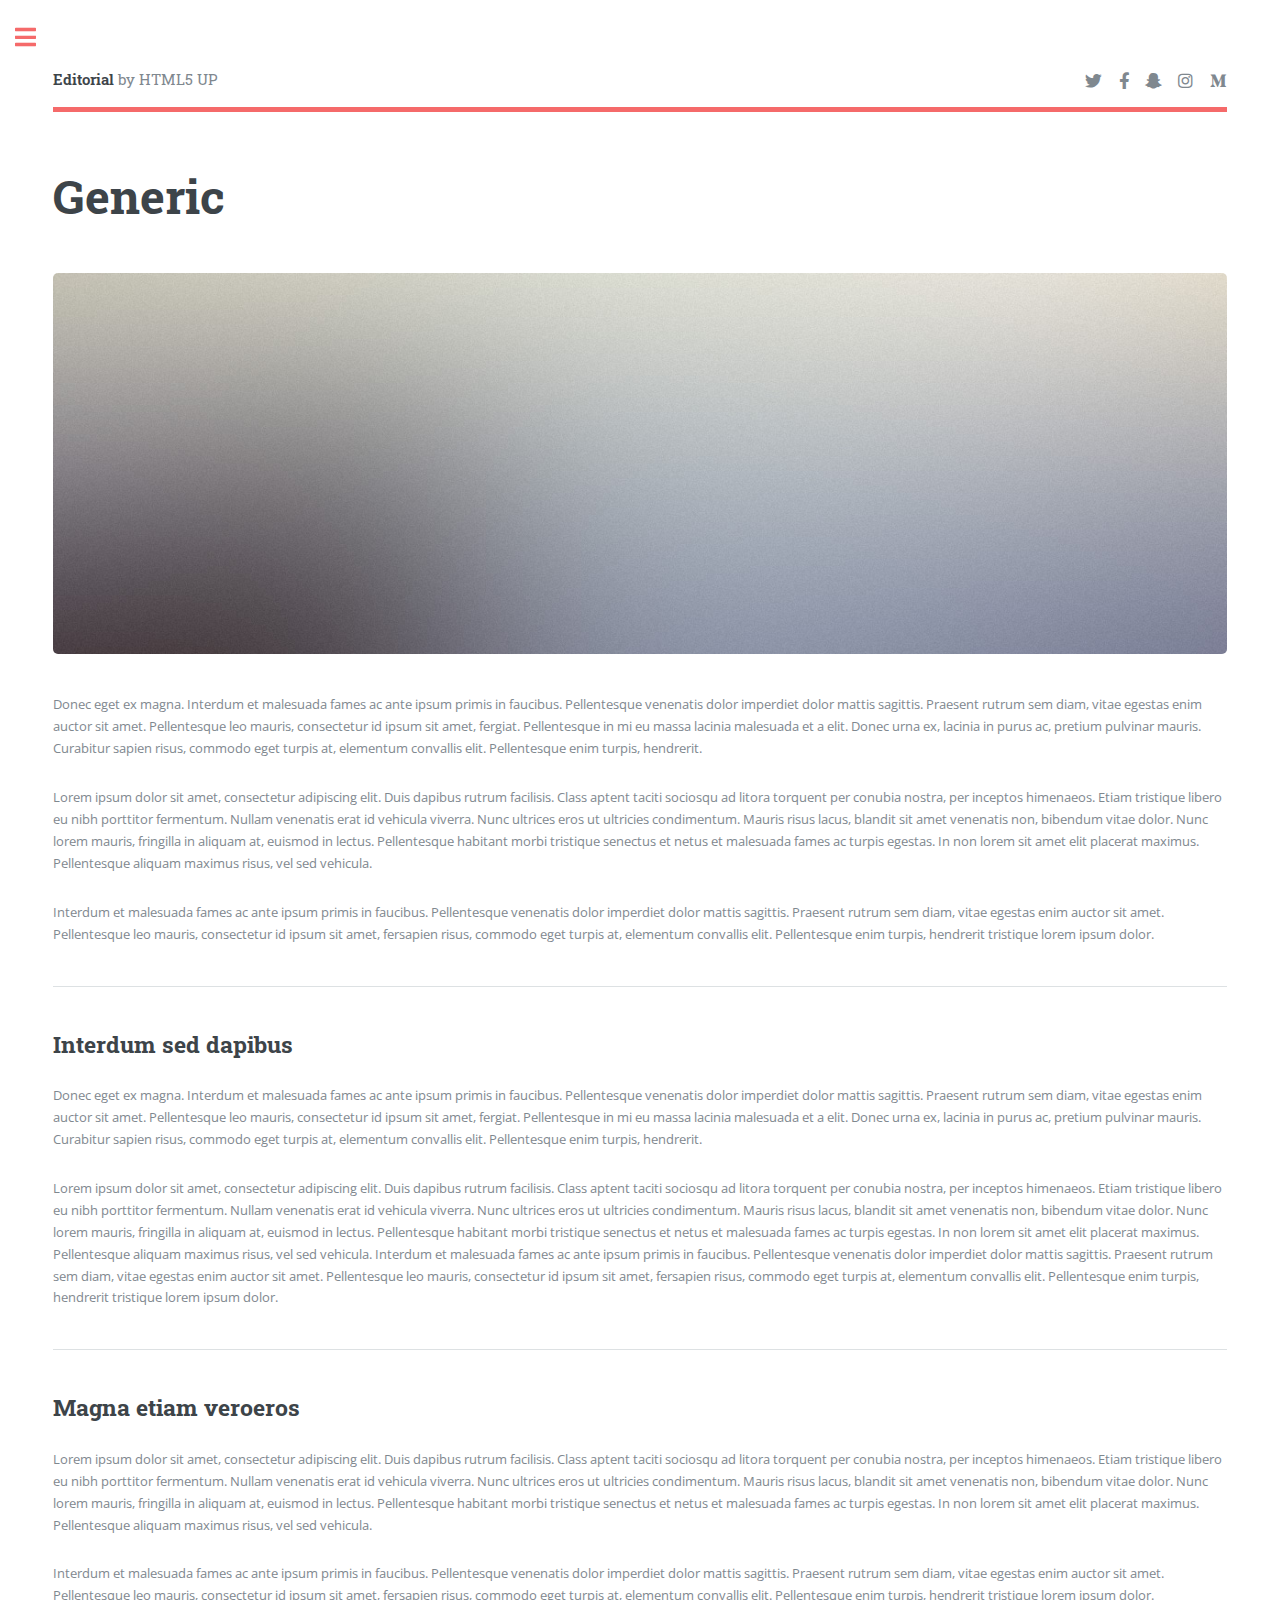
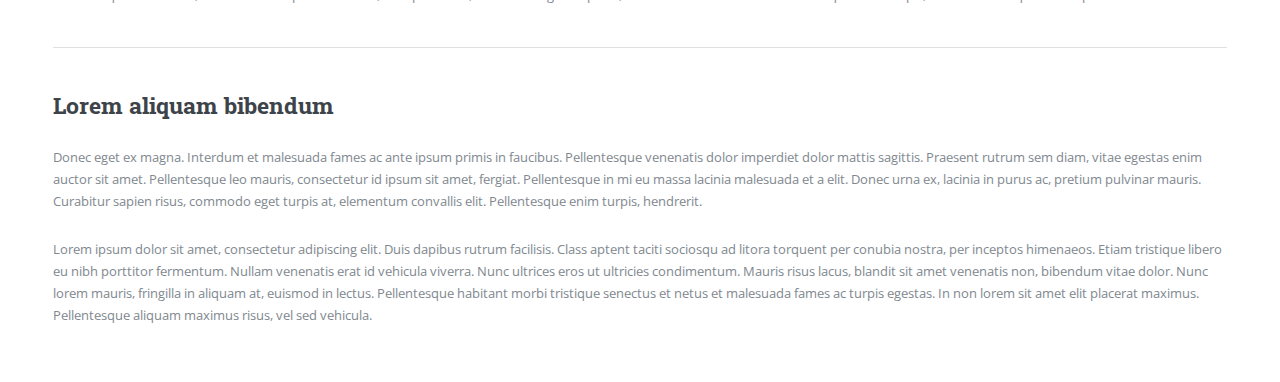
<file: generic.html>
<!DOCTYPE HTML>
<!--
	Editorial by HTML5 UP
	html5up.net | @ajlkn
	Free for personal and commercial use under the CCA 3.0 license (html5up.net/license)
-->
<html>
	<head>
		<title>Generic - Editorial by HTML5 UP</title>
		<meta charset="utf-8" />
		<meta name="viewport" content="width=device-width, initial-scale=1, user-scalable=no" />
		<link rel="stylesheet" href="assets/css/main.css" />
	</head>
	<body class="is-preload">

		<!-- Wrapper -->
			<div id="wrapper">

				<!-- Main -->
					<div id="main">
						<div class="inner">

							<!-- Header -->
								<header id="header">
									<a href="index.html" class="logo"><strong>Editorial</strong> by HTML5 UP</a>
									<ul class="icons">
										<li><a href="#" class="icon brands fa-twitter"><span class="label">Twitter</span></a></li>
										<li><a href="#" class="icon brands fa-facebook-f"><span class="label">Facebook</span></a></li>
										<li><a href="#" class="icon brands fa-snapchat-ghost"><span class="label">Snapchat</span></a></li>
										<li><a href="#" class="icon brands fa-instagram"><span class="label">Instagram</span></a></li>
										<li><a href="#" class="icon brands fa-medium-m"><span class="label">Medium</span></a></li>
									</ul>
								</header>

							<!-- Content -->
								<section>
									<header class="main">
										<h1>Generic</h1>
									</header>

									<span class="image main"><img src="images/pic11.jpg" alt="" /></span>

									<p>Donec eget ex magna. Interdum et malesuada fames ac ante ipsum primis in faucibus. Pellentesque venenatis dolor imperdiet dolor mattis sagittis. Praesent rutrum sem diam, vitae egestas enim auctor sit amet. Pellentesque leo mauris, consectetur id ipsum sit amet, fergiat. Pellentesque in mi eu massa lacinia malesuada et a elit. Donec urna ex, lacinia in purus ac, pretium pulvinar mauris. Curabitur sapien risus, commodo eget turpis at, elementum convallis elit. Pellentesque enim turpis, hendrerit.</p>
									<p>Lorem ipsum dolor sit amet, consectetur adipiscing elit. Duis dapibus rutrum facilisis. Class aptent taciti sociosqu ad litora torquent per conubia nostra, per inceptos himenaeos. Etiam tristique libero eu nibh porttitor fermentum. Nullam venenatis erat id vehicula viverra. Nunc ultrices eros ut ultricies condimentum. Mauris risus lacus, blandit sit amet venenatis non, bibendum vitae dolor. Nunc lorem mauris, fringilla in aliquam at, euismod in lectus. Pellentesque habitant morbi tristique senectus et netus et malesuada fames ac turpis egestas. In non lorem sit amet elit placerat maximus. Pellentesque aliquam maximus risus, vel sed vehicula.</p>
									<p>Interdum et malesuada fames ac ante ipsum primis in faucibus. Pellentesque venenatis dolor imperdiet dolor mattis sagittis. Praesent rutrum sem diam, vitae egestas enim auctor sit amet. Pellentesque leo mauris, consectetur id ipsum sit amet, fersapien risus, commodo eget turpis at, elementum convallis elit. Pellentesque enim turpis, hendrerit tristique lorem ipsum dolor.</p>

									<hr class="major" />

									<h2>Interdum sed dapibus</h2>
									<p>Donec eget ex magna. Interdum et malesuada fames ac ante ipsum primis in faucibus. Pellentesque venenatis dolor imperdiet dolor mattis sagittis. Praesent rutrum sem diam, vitae egestas enim auctor sit amet. Pellentesque leo mauris, consectetur id ipsum sit amet, fergiat. Pellentesque in mi eu massa lacinia malesuada et a elit. Donec urna ex, lacinia in purus ac, pretium pulvinar mauris. Curabitur sapien risus, commodo eget turpis at, elementum convallis elit. Pellentesque enim turpis, hendrerit.</p>
									<p>Lorem ipsum dolor sit amet, consectetur adipiscing elit. Duis dapibus rutrum facilisis. Class aptent taciti sociosqu ad litora torquent per conubia nostra, per inceptos himenaeos. Etiam tristique libero eu nibh porttitor fermentum. Nullam venenatis erat id vehicula viverra. Nunc ultrices eros ut ultricies condimentum. Mauris risus lacus, blandit sit amet venenatis non, bibendum vitae dolor. Nunc lorem mauris, fringilla in aliquam at, euismod in lectus. Pellentesque habitant morbi tristique senectus et netus et malesuada fames ac turpis egestas. In non lorem sit amet elit placerat maximus. Pellentesque aliquam maximus risus, vel sed vehicula. Interdum et malesuada fames ac ante ipsum primis in faucibus. Pellentesque venenatis dolor imperdiet dolor mattis sagittis. Praesent rutrum sem diam, vitae egestas enim auctor sit amet. Pellentesque leo mauris, consectetur id ipsum sit amet, fersapien risus, commodo eget turpis at, elementum convallis elit. Pellentesque enim turpis, hendrerit tristique lorem ipsum dolor.</p>

									<hr class="major" />

									<h2>Magna etiam veroeros</h2>
									<p>Lorem ipsum dolor sit amet, consectetur adipiscing elit. Duis dapibus rutrum facilisis. Class aptent taciti sociosqu ad litora torquent per conubia nostra, per inceptos himenaeos. Etiam tristique libero eu nibh porttitor fermentum. Nullam venenatis erat id vehicula viverra. Nunc ultrices eros ut ultricies condimentum. Mauris risus lacus, blandit sit amet venenatis non, bibendum vitae dolor. Nunc lorem mauris, fringilla in aliquam at, euismod in lectus. Pellentesque habitant morbi tristique senectus et netus et malesuada fames ac turpis egestas. In non lorem sit amet elit placerat maximus. Pellentesque aliquam maximus risus, vel sed vehicula.</p>
									<p>Interdum et malesuada fames ac ante ipsum primis in faucibus. Pellentesque venenatis dolor imperdiet dolor mattis sagittis. Praesent rutrum sem diam, vitae egestas enim auctor sit amet. Pellentesque leo mauris, consectetur id ipsum sit amet, fersapien risus, commodo eget turpis at, elementum convallis elit. Pellentesque enim turpis, hendrerit tristique lorem ipsum dolor.</p>

									<hr class="major" />

									<h2>Lorem aliquam bibendum</h2>
									<p>Donec eget ex magna. Interdum et malesuada fames ac ante ipsum primis in faucibus. Pellentesque venenatis dolor imperdiet dolor mattis sagittis. Praesent rutrum sem diam, vitae egestas enim auctor sit amet. Pellentesque leo mauris, consectetur id ipsum sit amet, fergiat. Pellentesque in mi eu massa lacinia malesuada et a elit. Donec urna ex, lacinia in purus ac, pretium pulvinar mauris. Curabitur sapien risus, commodo eget turpis at, elementum convallis elit. Pellentesque enim turpis, hendrerit.</p>
									<p>Lorem ipsum dolor sit amet, consectetur adipiscing elit. Duis dapibus rutrum facilisis. Class aptent taciti sociosqu ad litora torquent per conubia nostra, per inceptos himenaeos. Etiam tristique libero eu nibh porttitor fermentum. Nullam venenatis erat id vehicula viverra. Nunc ultrices eros ut ultricies condimentum. Mauris risus lacus, blandit sit amet venenatis non, bibendum vitae dolor. Nunc lorem mauris, fringilla in aliquam at, euismod in lectus. Pellentesque habitant morbi tristique senectus et netus et malesuada fames ac turpis egestas. In non lorem sit amet elit placerat maximus. Pellentesque aliquam maximus risus, vel sed vehicula.</p>

								</section>

						</div>
					</div>

				<!-- Sidebar -->
					<div id="sidebar">
						<div class="inner">

							<!-- Search -->
								<section id="search" class="alt">
									<form method="post" action="#">
										<input type="text" name="query" id="query" placeholder="Search" />
									</form>
								</section>

							<!-- Menu -->
								<nav id="menu">
									<header class="major">
										<h2>Menu</h2>
									</header>
									<ul>
										<li><a href="index.html">Homepage</a></li>
										<li><a href="generic.html">Generic</a></li>
										<li><a href="elements.html">Elements</a></li>
										<li>
											<span class="opener">Submenu</span>
											<ul>
												<li><a href="#">Lorem Dolor</a></li>
												<li><a href="#">Ipsum Adipiscing</a></li>
												<li><a href="#">Tempus Magna</a></li>
												<li><a href="#">Feugiat Veroeros</a></li>
											</ul>
										</li>
										<li><a href="#">Etiam Dolore</a></li>
										<li><a href="#">Adipiscing</a></li>
										<li>
											<span class="opener">Another Submenu</span>
											<ul>
												<li><a href="#">Lorem Dolor</a></li>
												<li><a href="#">Ipsum Adipiscing</a></li>
												<li><a href="#">Tempus Magna</a></li>
												<li><a href="#">Feugiat Veroeros</a></li>
											</ul>
										</li>
										<li><a href="#">Maximus Erat</a></li>
										<li><a href="#">Sapien Mauris</a></li>
										<li><a href="#">Amet Lacinia</a></li>
									</ul>
								</nav>

							<!-- Section -->
								<section>
									<header class="major">
										<h2>Ante interdum</h2>
									</header>
									<div class="mini-posts">
										<article>
											<a href="#" class="image"><img src="images/pic07.jpg" alt="" /></a>
											<p>Aenean ornare velit lacus, ac varius enim lorem ullamcorper dolore aliquam.</p>
										</article>
										<article>
											<a href="#" class="image"><img src="images/pic08.jpg" alt="" /></a>
											<p>Aenean ornare velit lacus, ac varius enim lorem ullamcorper dolore aliquam.</p>
										</article>
										<article>
											<a href="#" class="image"><img src="images/pic09.jpg" alt="" /></a>
											<p>Aenean ornare velit lacus, ac varius enim lorem ullamcorper dolore aliquam.</p>
										</article>
									</div>
									<ul class="actions">
										<li><a href="#" class="button">More</a></li>
									</ul>
								</section>

							<!-- Section -->
								<section>
									<header class="major">
										<h2>Get in touch</h2>
									</header>
									<p>Sed varius enim lorem ullamcorper dolore aliquam aenean ornare velit lacus, ac varius enim lorem ullamcorper dolore. Proin sed aliquam facilisis ante interdum. Sed nulla amet lorem feugiat tempus aliquam.</p>
									<ul class="contact">
										<li class="icon solid fa-envelope"><a href="#">information@untitled.tld</a></li>
										<li class="icon solid fa-phone">(000) 000-0000</li>
										<li class="icon solid fa-home">1234 Somewhere Road #8254<br />
										Nashville, TN 00000-0000</li>
									</ul>
								</section>

							<!-- Footer -->
								<footer id="footer">
									<p class="copyright">&copy; Untitled. All rights reserved. Demo Images: <a href="https://unsplash.com">Unsplash</a>. Design: <a href="https://html5up.net">HTML5 UP</a>.</p>
								</footer>

						</div>
					</div>

			</div>

		<!-- Scripts -->
			<script src="assets/js/jquery.min.js"></script>
			<script src="assets/js/browser.min.js"></script>
			<script src="assets/js/breakpoints.min.js"></script>
			<script src="assets/js/util.js"></script>
			<script src="assets/js/main.js"></script>

	</body>
</html>
</file>
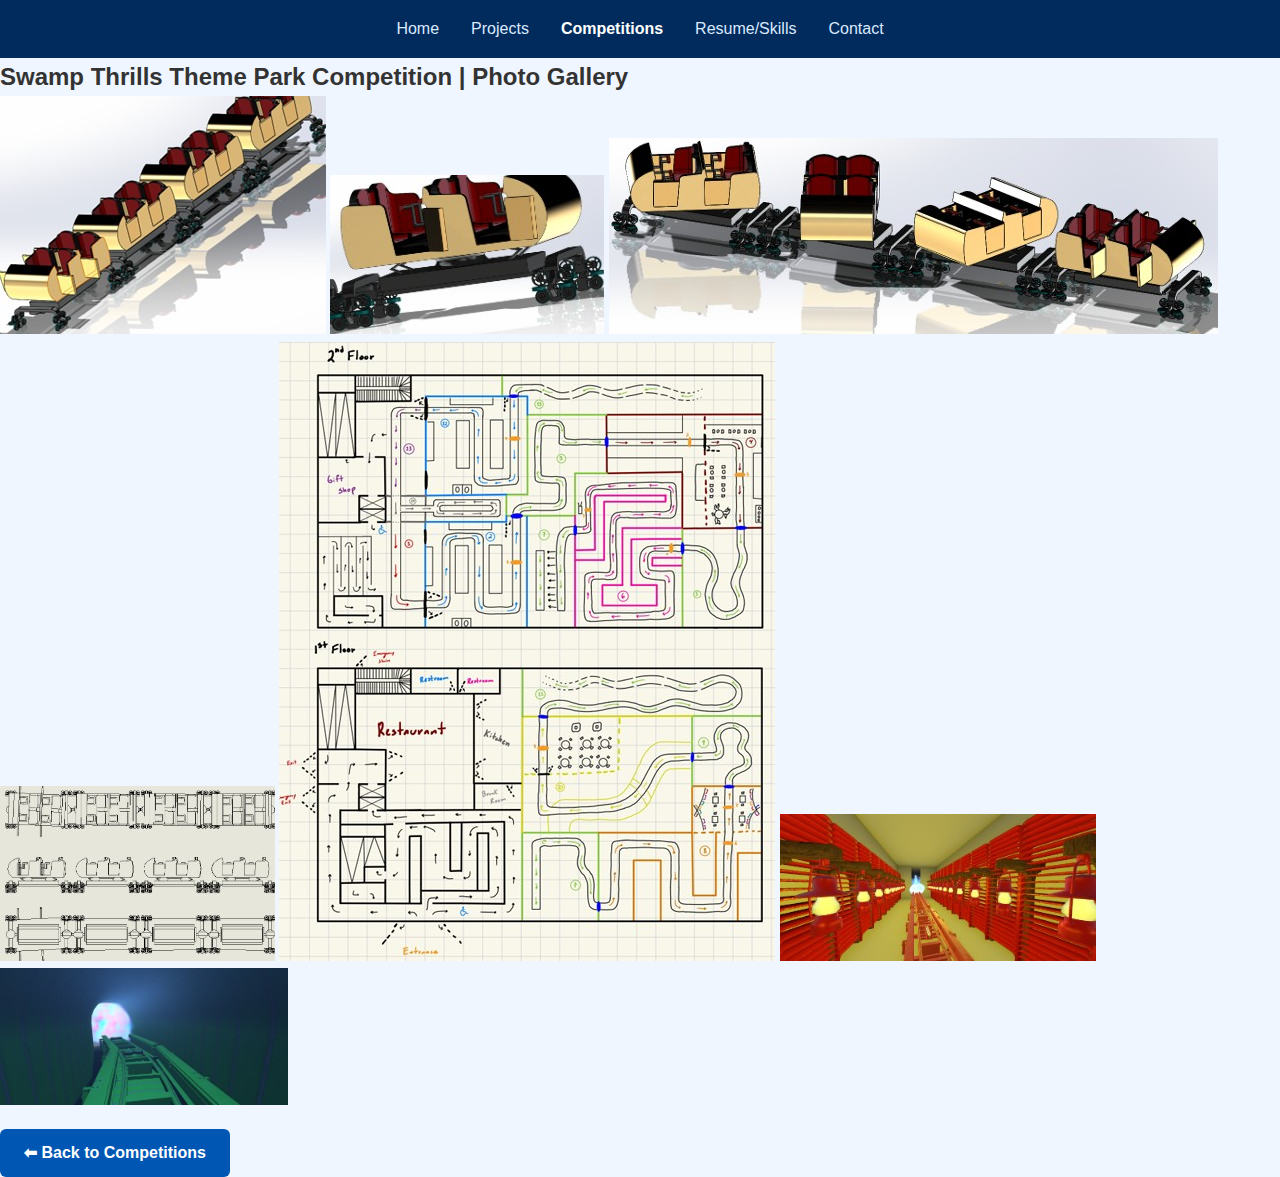
<file: swamp-thrills-photos.html>
<!DOCTYPE html>
<html lang="en">
<head>
  <meta charset="UTF-8">
  <meta name="viewport" content="width=device-width, initial-scale=1.0">
  <title>Swamp Thrills Photos | David Trevino</title>
  <link rel="stylesheet" href="style.css">
</head>
<body style="background-color:#f0f6ff;">

  <!-- Top Navigation -->
  <nav id="menu">
    <ul>
      <li><a href="index.html">Home</a></li>
      <li><a href="projects.html">Projects</a></li>
      <li><a href="competitions.html" class="active">Competitions</a></li>
      <li><a href="resume.html">Resume/Skills</a></li>
      <li><a href="contact.html">Contact</a></li>
    </ul>
  </nav>

  <main class="content-section">
    <h2>Swamp Thrills Theme Park Competition | Photo Gallery</h2>

    <div class="gallery">
      <img src="images/Vehicle_Straight.jpg" alt="Straight Line of Vehicles">
      <img src="images/Vehicle_Side.jpg" alt="Single Vehicle Design">
      <img src="images/Vehicle_Lineup.jpg" alt="Vehicle Rotation">
      <img src="images/Vehicle_Drawing.jpg" alt="Vehicle Drawing">
      <img src="images/Site_Plan.jpg" alt="Layout">
      <img src="images/NoLimit_Design.jpg" alt="Concept of Section">
      <img src="images/NoLimit_Tunnel.jpg" alt="Concept of Tunnel">
    </div>

    <p><a href="competitions.html" class="button">⬅ Back to Competitions</a></p>
  </main>

</body>
</html>
</file>
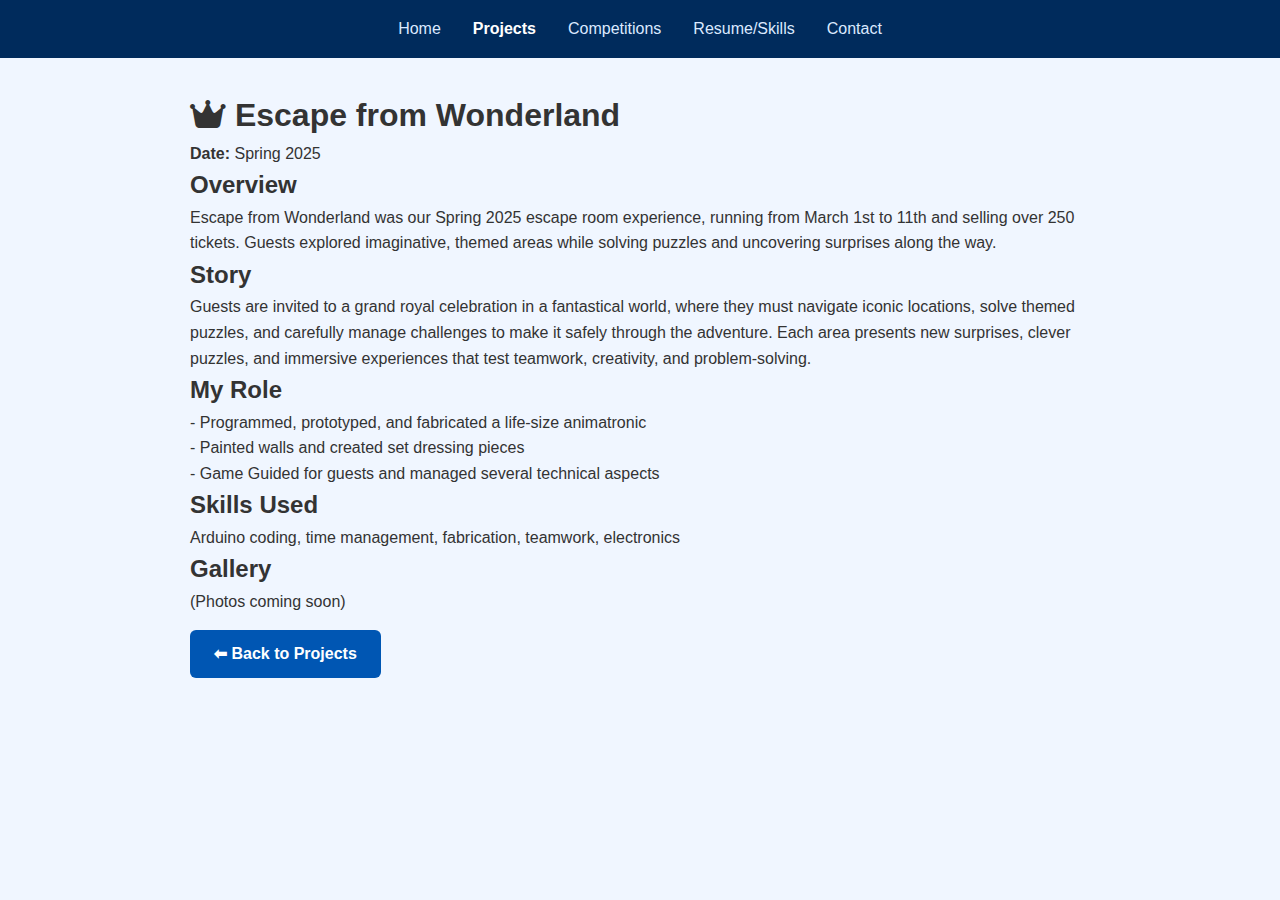
<file: wonderland.html>
<!DOCTYPE html>
<html lang="en">
<head>
  <meta charset="UTF-8">
  <meta name="viewport" content="width=device-width, initial-scale=1.0">
  <title>Escape from Wonderland | David Trevino</title>
  <link rel="stylesheet" href="https://cdnjs.cloudflare.com/ajax/libs/font-awesome/6.4.0/css/all.min.css">
  <link rel="stylesheet" href="style.css">
</head>
<body style="background-color:#f0f6ff;">

  <!-- Top Navigation -->
  <nav id="menu">
    <ul>
      <li><a href="index.html">Home</a></li>
      <li><a href="projects.html" class="active">Projects</a></li>
      <li><a href="competitions.html">Competitions</a></li>
      <li><a href="resume.html">Resume/Skills</a></li>
      <li><a href="contact.html">Contact</a></li>
    </ul>
  </nav>

  <main style="display: flex; justify-content: center; padding: 2em;">
    <div class="content-section" style="max-width: 900px; width: 100%;">

      <h1><i class="fa-solid fa-crown"></i> Escape from Wonderland</h1>
      <p><strong>Date:</strong> Spring 2025</p>

      <section>
        <h2>Overview</h2>
        <p>Escape from Wonderland was our Spring 2025 escape room experience, running from March 1st to 11th and selling over 250 tickets. Guests explored imaginative, themed areas while solving puzzles and uncovering surprises along the way.</p>
      </section>

      <section>
        <h2>Story</h2>
        <p>Guests are invited to a grand royal celebration in a fantastical world, where they must navigate iconic locations, solve themed puzzles, and carefully manage challenges to make it safely through the adventure. Each area presents new surprises, clever puzzles, and immersive experiences that test teamwork, creativity, and problem-solving.</p>
      </section>

      <section>
        <h2>My Role</h2>
    
          <p>- Programmed, prototyped, and fabricated a life-size animatronic</p>
          <p>- Painted walls and created set dressing pieces</p>
          <p>- Game Guided for guests and managed several technical aspects</p>
       
      </section>

      <section>
        <h2>Skills Used</h2>
        <p>Arduino coding, time management, fabrication, teamwork, electronics</p>
      </section>

      <section>
        <h2>Gallery</h2>
        <p>(Photos coming soon)</p>
      </section>

      <p><a href="projects.html" class="button">⬅ Back to Projects</a></p>

    </div>
  </main>

</body>
</html>
</file>
<file: assets/css/main.css>
@import url(fontawesome-all.min.css);
@import url("https://fonts.googleapis.com/css?family=Open+Sans:400,600,400italic,600italic|Roboto+Slab:400,700");
/*
	Editorial by HTML5 UP
	html5up.net | @ajlkn
	Free for personal and commercial use under the CCA 3.0 license (html5up.net/license)
*/
html, body, div, span, applet, object,
iframe, h1, h2, h3, h4, h5, h6, p, blockquote,
pre, a, abbr, acronym, address, big, cite,
code, del, dfn, em, img, ins, kbd, q, s, samp,
small, strike, strong, sub, sup, tt, var, b,
u, i, center, dl, dt, dd, ol, ul, li, fieldset,
form, label, legend, table, caption, tbody,
tfoot, thead, tr, th, td, article, aside,
canvas, details, embed, figure, figcaption,
footer, header, hgroup, menu, nav, output, ruby,
section, summary, time, mark, audio, video {
  margin: 0;
  padding: 0;
  border: 0;
  font-size: 100%;
  font: inherit;
  vertical-align: baseline; }

article, aside, details, figcaption, figure,
footer, header, hgroup, menu, nav, section {
  display: block; }

body {
  line-height: 1; }

ol, ul {
  list-style: none; }

blockquote, q {
  quotes: none; }
  blockquote:before, blockquote:after, q:before, q:after {
    content: '';
    content: none; }

table {
  border-collapse: collapse;
  border-spacing: 0; }

body {
  -webkit-text-size-adjust: none; }

mark {
  background-color: transparent;
  color: inherit; }

input::-moz-focus-inner {
  border: 0;
  padding: 0; }

input, select, textarea {
  -moz-appearance: none;
  -webkit-appearance: none;
  -ms-appearance: none;
  appearance: none; }

/* Basic */
@-ms-viewport {
  width: device-width; }

body {
  -ms-overflow-style: scrollbar; }

@media screen and (max-width: 480px) {
  html, body {
    min-width: 320px; } }

html {
  box-sizing: border-box; }

*, *:before, *:after {
  box-sizing: inherit; }

body {
  background: #ffffff; }
  body.is-preload *, body.is-preload *:before, body.is-preload *:after, body.is-resizing *, body.is-resizing *:before, body.is-resizing *:after {
    -moz-animation: none !important;
    -webkit-animation: none !important;
    -ms-animation: none !important;
    animation: none !important;
    -moz-transition: none !important;
    -webkit-transition: none !important;
    -ms-transition: none !important;
    transition: none !important; }

/* Type */
body, input, select, textarea {
  color: #7f888f;
  font-family: "Open Sans", sans-serif;
  font-size: 13pt;
  font-weight: 400;
  line-height: 1.65; }
  @media screen and (max-width: 1680px) {
    body, input, select, textarea {
      font-size: 11pt; } }
  @media screen and (max-width: 1280px) {
    body, input, select, textarea {
      font-size: 10pt; } }
  @media screen and (max-width: 360px) {
    body, input, select, textarea {
      font-size: 9pt; } }

a {
  -moz-transition: color 0.2s ease-in-out, border-bottom-color 0.2s ease-in-out;
  -webkit-transition: color 0.2s ease-in-out, border-bottom-color 0.2s ease-in-out;
  -ms-transition: color 0.2s ease-in-out, border-bottom-color 0.2s ease-in-out;
  transition: color 0.2s ease-in-out, border-bottom-color 0.2s ease-in-out;
  border-bottom: dotted 1px;
  color: #f56a6a;
  text-decoration: none; }
  a:hover {
    border-bottom-color: #f56a6a;
    color: #f56a6a !important; }
    a:hover strong {
      color: inherit; }

strong, b {
  color: #3d4449;
  font-weight: 600; }

em, i {
  font-style: italic; }

p {
  margin: 0 0 2em 0; }

h1, h2, h3, h4, h5, h6 {
  color: #3d4449;
  font-family: "Roboto Slab", serif;
  font-weight: 700;
  line-height: 1.5;
  margin: 0 0 1em 0; }
  h1 a, h2 a, h3 a, h4 a, h5 a, h6 a {
    color: inherit;
    text-decoration: none;
    border-bottom: 0; }

h1 {
  font-size: 4em;
  margin: 0 0 0.5em 0;
  line-height: 1.3; }

h2 {
  font-size: 1.75em; }

h3 {
  font-size: 1.25em; }

h4 {
  font-size: 1.1em; }

h5 {
  font-size: 0.9em; }

h6 {
  font-size: 0.7em; }

@media screen and (max-width: 1680px) {
  h1 {
    font-size: 3.5em; } }

@media screen and (max-width: 980px) {
  h1 {
    font-size: 3.25em; } }

@media screen and (max-width: 736px) {
  h1 {
    font-size: 2em;
    line-height: 1.4; }
  h2 {
    font-size: 1.5em; } }

sub {
  font-size: 0.8em;
  position: relative;
  top: 0.5em; }

sup {
  font-size: 0.8em;
  position: relative;
  top: -0.5em; }

blockquote {
  border-left: solid 3px rgba(210, 215, 217, 0.75);
  font-style: italic;
  margin: 0 0 2em 0;
  padding: 0.5em 0 0.5em 2em; }

code {
  background: rgba(230, 235, 237, 0.25);
  border-radius: 0.375em;
  border: solid 1px rgba(210, 215, 217, 0.75);
  font-family: "Courier New", monospace;
  font-size: 0.9em;
  margin: 0 0.25em;
  padding: 0.25em 0.65em; }

pre {
  -webkit-overflow-scrolling: touch;
  font-family: "Courier New", monospace;
  font-size: 0.9em;
  margin: 0 0 2em 0; }
  pre code {
    display: block;
    line-height: 1.75;
    padding: 1em 1.5em;
    overflow-x: auto; }

hr {
  border: 0;
  border-bottom: solid 1px rgba(210, 215, 217, 0.75);
  margin: 2em 0; }
  hr.major {
    margin: 3em 0; }

.align-left {
  text-align: left; }

.align-center {
  text-align: center; }

.align-right {
  text-align: right; }

/* Row */
.row {
  display: flex;
  flex-wrap: wrap;
  box-sizing: border-box;
  align-items: stretch; }
  .row > * {
    box-sizing: border-box; }
  .row.gtr-uniform > * > :last-child {
    margin-bottom: 0; }
  .row.aln-left {
    justify-content: flex-start; }
  .row.aln-center {
    justify-content: center; }
  .row.aln-right {
    justify-content: flex-end; }
  .row.aln-top {
    align-items: flex-start; }
  .row.aln-middle {
    align-items: center; }
  .row.aln-bottom {
    align-items: flex-end; }
  .row > .imp {
    order: -1; }
  .row > .col-1 {
    width: 8.33333%; }
  .row > .off-1 {
    margin-left: 8.33333%; }
  .row > .col-2 {
    width: 16.66667%; }
  .row > .off-2 {
    margin-left: 16.66667%; }
  .row > .col-3 {
    width: 25%; }
  .row > .off-3 {
    margin-left: 25%; }
  .row > .col-4 {
    width: 33.33333%; }
  .row > .off-4 {
    margin-left: 33.33333%; }
  .row > .col-5 {
    width: 41.66667%; }
  .row > .off-5 {
    margin-left: 41.66667%; }
  .row > .col-6 {
    width: 50%; }
  .row > .off-6 {
    margin-left: 50%; }
  .row > .col-7 {
    width: 58.33333%; }
  .row > .off-7 {
    margin-left: 58.33333%; }
  .row > .col-8 {
    width: 66.66667%; }
  .row > .off-8 {
    margin-left: 66.66667%; }
  .row > .col-9 {
    width: 75%; }
  .row > .off-9 {
    margin-left: 75%; }
  .row > .col-10 {
    width: 83.33333%; }
  .row > .off-10 {
    margin-left: 83.33333%; }
  .row > .col-11 {
    width: 91.66667%; }
  .row > .off-11 {
    margin-left: 91.66667%; }
  .row > .col-12 {
    width: 100%; }
  .row > .off-12 {
    margin-left: 100%; }
  .row.gtr-0 {
    margin-top: 0;
    margin-left: 0em; }
    .row.gtr-0 > * {
      padding: 0 0 0 0em; }
    .row.gtr-0.gtr-uniform {
      margin-top: 0em; }
      .row.gtr-0.gtr-uniform > * {
        padding-top: 0em; }
  .row.gtr-25 {
    margin-top: 0;
    margin-left: -0.375em; }
    .row.gtr-25 > * {
      padding: 0 0 0 0.375em; }
    .row.gtr-25.gtr-uniform {
      margin-top: -0.375em; }
      .row.gtr-25.gtr-uniform > * {
        padding-top: 0.375em; }
  .row.gtr-50 {
    margin-top: 0;
    margin-left: -0.75em; }
    .row.gtr-50 > * {
      padding: 0 0 0 0.75em; }
    .row.gtr-50.gtr-uniform {
      margin-top: -0.75em; }
      .row.gtr-50.gtr-uniform > * {
        padding-top: 0.75em; }
  .row {
    margin-top: 0;
    margin-left: -1.5em; }
    .row > * {
      padding: 0 0 0 1.5em; }
    .row.gtr-uniform {
      margin-top: -1.5em; }
      .row.gtr-uniform > * {
        padding-top: 1.5em; }
  .row.gtr-150 {
    margin-top: 0;
    margin-left: -2.25em; }
    .row.gtr-150 > * {
      padding: 0 0 0 2.25em; }
    .row.gtr-150.gtr-uniform {
      margin-top: -2.25em; }
      .row.gtr-150.gtr-uniform > * {
        padding-top: 2.25em; }
  .row.gtr-200 {
    margin-top: 0;
    margin-left: -3em; }
    .row.gtr-200 > * {
      padding: 0 0 0 3em; }
    .row.gtr-200.gtr-uniform {
      margin-top: -3em; }
      .row.gtr-200.gtr-uniform > * {
        padding-top: 3em; }
  @media screen and (max-width: 1680px) {
    .row {
      display: flex;
      flex-wrap: wrap;
      box-sizing: border-box;
      align-items: stretch; }
      .row > * {
        box-sizing: border-box; }
      .row.gtr-uniform > * > :last-child {
        margin-bottom: 0; }
      .row.aln-left {
        justify-content: flex-start; }
      .row.aln-center {
        justify-content: center; }
      .row.aln-right {
        justify-content: flex-end; }
      .row.aln-top {
        align-items: flex-start; }
      .row.aln-middle {
        align-items: center; }
      .row.aln-bottom {
        align-items: flex-end; }
      .row > .imp-xlarge {
        order: -1; }
      .row > .col-1-xlarge {
        width: 8.33333%; }
      .row > .off-1-xlarge {
        margin-left: 8.33333%; }
      .row > .col-2-xlarge {
        width: 16.66667%; }
      .row > .off-2-xlarge {
        margin-left: 16.66667%; }
      .row > .col-3-xlarge {
        width: 25%; }
      .row > .off-3-xlarge {
        margin-left: 25%; }
      .row > .col-4-xlarge {
        width: 33.33333%; }
      .row > .off-4-xlarge {
        margin-left: 33.33333%; }
      .row > .col-5-xlarge {
        width: 41.66667%; }
      .row > .off-5-xlarge {
        margin-left: 41.66667%; }
      .row > .col-6-xlarge {
        width: 50%; }
      .row > .off-6-xlarge {
        margin-left: 50%; }
      .row > .col-7-xlarge {
        width: 58.33333%; }
      .row > .off-7-xlarge {
        margin-left: 58.33333%; }
      .row > .col-8-xlarge {
        width: 66.66667%; }
      .row > .off-8-xlarge {
        margin-left: 66.66667%; }
      .row > .col-9-xlarge {
        width: 75%; }
      .row > .off-9-xlarge {
        margin-left: 75%; }
      .row > .col-10-xlarge {
        width: 83.33333%; }
      .row > .off-10-xlarge {
        margin-left: 83.33333%; }
      .row > .col-11-xlarge {
        width: 91.66667%; }
      .row > .off-11-xlarge {
        margin-left: 91.66667%; }
      .row > .col-12-xlarge {
        width: 100%; }
      .row > .off-12-xlarge {
        margin-left: 100%; }
      .row.gtr-0 {
        margin-top: 0;
        margin-left: 0em; }
        .row.gtr-0 > * {
          padding: 0 0 0 0em; }
        .row.gtr-0.gtr-uniform {
          margin-top: 0em; }
          .row.gtr-0.gtr-uniform > * {
            padding-top: 0em; }
      .row.gtr-25 {
        margin-top: 0;
        margin-left: -0.375em; }
        .row.gtr-25 > * {
          padding: 0 0 0 0.375em; }
        .row.gtr-25.gtr-uniform {
          margin-top: -0.375em; }
          .row.gtr-25.gtr-uniform > * {
            padding-top: 0.375em; }
      .row.gtr-50 {
        margin-top: 0;
        margin-left: -0.75em; }
        .row.gtr-50 > * {
          padding: 0 0 0 0.75em; }
        .row.gtr-50.gtr-uniform {
          margin-top: -0.75em; }
          .row.gtr-50.gtr-uniform > * {
            padding-top: 0.75em; }
      .row {
        margin-top: 0;
        margin-left: -1.5em; }
        .row > * {
          padding: 0 0 0 1.5em; }
        .row.gtr-uniform {
          margin-top: -1.5em; }
          .row.gtr-uniform > * {
            padding-top: 1.5em; }
      .row.gtr-150 {
        margin-top: 0;
        margin-left: -2.25em; }
        .row.gtr-150 > * {
          padding: 0 0 0 2.25em; }
        .row.gtr-150.gtr-uniform {
          margin-top: -2.25em; }
          .row.gtr-150.gtr-uniform > * {
            padding-top: 2.25em; }
      .row.gtr-200 {
        margin-top: 0;
        margin-left: -3em; }
        .row.gtr-200 > * {
          padding: 0 0 0 3em; }
        .row.gtr-200.gtr-uniform {
          margin-top: -3em; }
          .row.gtr-200.gtr-uniform > * {
            padding-top: 3em; } }
  @media screen and (max-width: 1280px) {
    .row {
      display: flex;
      flex-wrap: wrap;
      box-sizing: border-box;
      align-items: stretch; }
      .row > * {
        box-sizing: border-box; }
      .row.gtr-uniform > * > :last-child {
        margin-bottom: 0; }
      .row.aln-left {
        justify-content: flex-start; }
      .row.aln-center {
        justify-content: center; }
      .row.aln-right {
        justify-content: flex-end; }
      .row.aln-top {
        align-items: flex-start; }
      .row.aln-middle {
        align-items: center; }
      .row.aln-bottom {
        align-items: flex-end; }
      .row > .imp-large {
        order: -1; }
      .row > .col-1-large {
        width: 8.33333%; }
      .row > .off-1-large {
        margin-left: 8.33333%; }
      .row > .col-2-large {
        width: 16.66667%; }
      .row > .off-2-large {
        margin-left: 16.66667%; }
      .row > .col-3-large {
        width: 25%; }
      .row > .off-3-large {
        margin-left: 25%; }
      .row > .col-4-large {
        width: 33.33333%; }
      .row > .off-4-large {
        margin-left: 33.33333%; }
      .row > .col-5-large {
        width: 41.66667%; }
      .row > .off-5-large {
        margin-left: 41.66667%; }
      .row > .col-6-large {
        width: 50%; }
      .row > .off-6-large {
        margin-left: 50%; }
      .row > .col-7-large {
        width: 58.33333%; }
      .row > .off-7-large {
        margin-left: 58.33333%; }
      .row > .col-8-large {
        width: 66.66667%; }
      .row > .off-8-large {
        margin-left: 66.66667%; }
      .row > .col-9-large {
        width: 75%; }
      .row > .off-9-large {
        margin-left: 75%; }
      .row > .col-10-large {
        width: 83.33333%; }
      .row > .off-10-large {
        margin-left: 83.33333%; }
      .row > .col-11-large {
        width: 91.66667%; }
      .row > .off-11-large {
        margin-left: 91.66667%; }
      .row > .col-12-large {
        width: 100%; }
      .row > .off-12-large {
        margin-left: 100%; }
      .row.gtr-0 {
        margin-top: 0;
        margin-left: 0em; }
        .row.gtr-0 > * {
          padding: 0 0 0 0em; }
        .row.gtr-0.gtr-uniform {
          margin-top: 0em; }
          .row.gtr-0.gtr-uniform > * {
            padding-top: 0em; }
      .row.gtr-25 {
        margin-top: 0;
        margin-left: -0.375em; }
        .row.gtr-25 > * {
          padding: 0 0 0 0.375em; }
        .row.gtr-25.gtr-uniform {
          margin-top: -0.375em; }
          .row.gtr-25.gtr-uniform > * {
            padding-top: 0.375em; }
      .row.gtr-50 {
        margin-top: 0;
        margin-left: -0.75em; }
        .row.gtr-50 > * {
          padding: 0 0 0 0.75em; }
        .row.gtr-50.gtr-uniform {
          margin-top: -0.75em; }
          .row.gtr-50.gtr-uniform > * {
            padding-top: 0.75em; }
      .row {
        margin-top: 0;
        margin-left: -1.5em; }
        .row > * {
          padding: 0 0 0 1.5em; }
        .row.gtr-uniform {
          margin-top: -1.5em; }
          .row.gtr-uniform > * {
            padding-top: 1.5em; }
      .row.gtr-150 {
        margin-top: 0;
        margin-left: -2.25em; }
        .row.gtr-150 > * {
          padding: 0 0 0 2.25em; }
        .row.gtr-150.gtr-uniform {
          margin-top: -2.25em; }
          .row.gtr-150.gtr-uniform > * {
            padding-top: 2.25em; }
      .row.gtr-200 {
        margin-top: 0;
        margin-left: -3em; }
        .row.gtr-200 > * {
          padding: 0 0 0 3em; }
        .row.gtr-200.gtr-uniform {
          margin-top: -3em; }
          .row.gtr-200.gtr-uniform > * {
            padding-top: 3em; } }
  @media screen and (max-width: 980px) {
    .row {
      display: flex;
      flex-wrap: wrap;
      box-sizing: border-box;
      align-items: stretch; }
      .row > * {
        box-sizing: border-box; }
      .row.gtr-uniform > * > :last-child {
        margin-bottom: 0; }
      .row.aln-left {
        justify-content: flex-start; }
      .row.aln-center {
        justify-content: center; }
      .row.aln-right {
        justify-content: flex-end; }
      .row.aln-top {
        align-items: flex-start; }
      .row.aln-middle {
        align-items: center; }
      .row.aln-bottom {
        align-items: flex-end; }
      .row > .imp-medium {
        order: -1; }
      .row > .col-1-medium {
        width: 8.33333%; }
      .row > .off-1-medium {
        margin-left: 8.33333%; }
      .row > .col-2-medium {
        width: 16.66667%; }
      .row > .off-2-medium {
        margin-left: 16.66667%; }
      .row > .col-3-medium {
        width: 25%; }
      .row > .off-3-medium {
        margin-left: 25%; }
      .row > .col-4-medium {
        width: 33.33333%; }
      .row > .off-4-medium {
        margin-left: 33.33333%; }
      .row > .col-5-medium {
        width: 41.66667%; }
      .row > .off-5-medium {
        margin-left: 41.66667%; }
      .row > .col-6-medium {
        width: 50%; }
      .row > .off-6-medium {
        margin-left: 50%; }
      .row > .col-7-medium {
        width: 58.33333%; }
      .row > .off-7-medium {
        margin-left: 58.33333%; }
      .row > .col-8-medium {
        width: 66.66667%; }
      .row > .off-8-medium {
        margin-left: 66.66667%; }
      .row > .col-9-medium {
        width: 75%; }
      .row > .off-9-medium {
        margin-left: 75%; }
      .row > .col-10-medium {
        width: 83.33333%; }
      .row > .off-10-medium {
        margin-left: 83.33333%; }
      .row > .col-11-medium {
        width: 91.66667%; }
      .row > .off-11-medium {
        margin-left: 91.66667%; }
      .row > .col-12-medium {
        width: 100%; }
      .row > .off-12-medium {
        margin-left: 100%; }
      .row.gtr-0 {
        margin-top: 0;
        margin-left: 0em; }
        .row.gtr-0 > * {
          padding: 0 0 0 0em; }
        .row.gtr-0.gtr-uniform {
          margin-top: 0em; }
          .row.gtr-0.gtr-uniform > * {
            padding-top: 0em; }
      .row.gtr-25 {
        margin-top: 0;
        margin-left: -0.375em; }
        .row.gtr-25 > * {
          padding: 0 0 0 0.375em; }
        .row.gtr-25.gtr-uniform {
          margin-top: -0.375em; }
          .row.gtr-25.gtr-uniform > * {
            padding-top: 0.375em; }
      .row.gtr-50 {
        margin-top: 0;
        margin-left: -0.75em; }
        .row.gtr-50 > * {
          padding: 0 0 0 0.75em; }
        .row.gtr-50.gtr-uniform {
          margin-top: -0.75em; }
          .row.gtr-50.gtr-uniform > * {
            padding-top: 0.75em; }
      .row {
        margin-top: 0;
        margin-left: -1.5em; }
        .row > * {
          padding: 0 0 0 1.5em; }
        .row.gtr-uniform {
          margin-top: -1.5em; }
          .row.gtr-uniform > * {
            padding-top: 1.5em; }
      .row.gtr-150 {
        margin-top: 0;
        margin-left: -2.25em; }
        .row.gtr-150 > * {
          padding: 0 0 0 2.25em; }
        .row.gtr-150.gtr-uniform {
          margin-top: -2.25em; }
          .row.gtr-150.gtr-uniform > * {
            padding-top: 2.25em; }
      .row.gtr-200 {
        margin-top: 0;
        margin-left: -3em; }
        .row.gtr-200 > * {
          padding: 0 0 0 3em; }
        .row.gtr-200.gtr-uniform {
          margin-top: -3em; }
          .row.gtr-200.gtr-uniform > * {
            padding-top: 3em; } }
  @media screen and (max-width: 736px) {
    .row {
      display: flex;
      flex-wrap: wrap;
      box-sizing: border-box;
      align-items: stretch; }
      .row > * {
        box-sizing: border-box; }
      .row.gtr-uniform > * > :last-child {
        margin-bottom: 0; }
      .row.aln-left {
        justify-content: flex-start; }
      .row.aln-center {
        justify-content: center; }
      .row.aln-right {
        justify-content: flex-end; }
      .row.aln-top {
        align-items: flex-start; }
      .row.aln-middle {
        align-items: center; }
      .row.aln-bottom {
        align-items: flex-end; }
      .row > .imp-small {
        order: -1; }
      .row > .col-1-small {
        width: 8.33333%; }
      .row > .off-1-small {
        margin-left: 8.33333%; }
      .row > .col-2-small {
        width: 16.66667%; }
      .row > .off-2-small {
        margin-left: 16.66667%; }
      .row > .col-3-small {
        width: 25%; }
      .row > .off-3-small {
        margin-left: 25%; }
      .row > .col-4-small {
        width: 33.33333%; }
      .row > .off-4-small {
        margin-left: 33.33333%; }
      .row > .col-5-small {
        width: 41.66667%; }
      .row > .off-5-small {
        margin-left: 41.66667%; }
      .row > .col-6-small {
        width: 50%; }
      .row > .off-6-small {
        margin-left: 50%; }
      .row > .col-7-small {
        width: 58.33333%; }
      .row > .off-7-small {
        margin-left: 58.33333%; }
      .row > .col-8-small {
        width: 66.66667%; }
      .row > .off-8-small {
        margin-left: 66.66667%; }
      .row > .col-9-small {
        width: 75%; }
      .row > .off-9-small {
        margin-left: 75%; }
      .row > .col-10-small {
        width: 83.33333%; }
      .row > .off-10-small {
        margin-left: 83.33333%; }
      .row > .col-11-small {
        width: 91.66667%; }
      .row > .off-11-small {
        margin-left: 91.66667%; }
      .row > .col-12-small {
        width: 100%; }
      .row > .off-12-small {
        margin-left: 100%; }
      .row.gtr-0 {
        margin-top: 0;
        margin-left: 0em; }
        .row.gtr-0 > * {
          padding: 0 0 0 0em; }
        .row.gtr-0.gtr-uniform {
          margin-top: 0em; }
          .row.gtr-0.gtr-uniform > * {
            padding-top: 0em; }
      .row.gtr-25 {
        margin-top: 0;
        margin-left: -0.375em; }
        .row.gtr-25 > * {
          padding: 0 0 0 0.375em; }
        .row.gtr-25.gtr-uniform {
          margin-top: -0.375em; }
          .row.gtr-25.gtr-uniform > * {
            padding-top: 0.375em; }
      .row.gtr-50 {
        margin-top: 0;
        margin-left: -0.75em; }
        .row.gtr-50 > * {
          padding: 0 0 0 0.75em; }
        .row.gtr-50.gtr-uniform {
          margin-top: -0.75em; }
          .row.gtr-50.gtr-uniform > * {
            padding-top: 0.75em; }
      .row {
        margin-top: 0;
        margin-left: -1.5em; }
        .row > * {
          padding: 0 0 0 1.5em; }
        .row.gtr-uniform {
          margin-top: -1.5em; }
          .row.gtr-uniform > * {
            padding-top: 1.5em; }
      .row.gtr-150 {
        margin-top: 0;
        margin-left: -2.25em; }
        .row.gtr-150 > * {
          padding: 0 0 0 2.25em; }
        .row.gtr-150.gtr-uniform {
          margin-top: -2.25em; }
          .row.gtr-150.gtr-uniform > * {
            padding-top: 2.25em; }
      .row.gtr-200 {
        margin-top: 0;
        margin-left: -3em; }
        .row.gtr-200 > * {
          padding: 0 0 0 3em; }
        .row.gtr-200.gtr-uniform {
          margin-top: -3em; }
          .row.gtr-200.gtr-uniform > * {
            padding-top: 3em; } }
  @media screen and (max-width: 480px) {
    .row {
      display: flex;
      flex-wrap: wrap;
      box-sizing: border-box;
      align-items: stretch; }
      .row > * {
        box-sizing: border-box; }
      .row.gtr-uniform > * > :last-child {
        margin-bottom: 0; }
      .row.aln-left {
        justify-content: flex-start; }
      .row.aln-center {
        justify-content: center; }
      .row.aln-right {
        justify-content: flex-end; }
      .row.aln-top {
        align-items: flex-start; }
      .row.aln-middle {
        align-items: center; }
      .row.aln-bottom {
        align-items: flex-end; }
      .row > .imp-xsmall {
        order: -1; }
      .row > .col-1-xsmall {
        width: 8.33333%; }
      .row > .off-1-xsmall {
        margin-left: 8.33333%; }
      .row > .col-2-xsmall {
        width: 16.66667%; }
      .row > .off-2-xsmall {
        margin-left: 16.66667%; }
      .row > .col-3-xsmall {
        width: 25%; }
      .row > .off-3-xsmall {
        margin-left: 25%; }
      .row > .col-4-xsmall {
        width: 33.33333%; }
      .row > .off-4-xsmall {
        margin-left: 33.33333%; }
      .row > .col-5-xsmall {
        width: 41.66667%; }
      .row > .off-5-xsmall {
        margin-left: 41.66667%; }
      .row > .col-6-xsmall {
        width: 50%; }
      .row > .off-6-xsmall {
        margin-left: 50%; }
      .row > .col-7-xsmall {
        width: 58.33333%; }
      .row > .off-7-xsmall {
        margin-left: 58.33333%; }
      .row > .col-8-xsmall {
        width: 66.66667%; }
      .row > .off-8-xsmall {
        margin-left: 66.66667%; }
      .row > .col-9-xsmall {
        width: 75%; }
      .row > .off-9-xsmall {
        margin-left: 75%; }
      .row > .col-10-xsmall {
        width: 83.33333%; }
      .row > .off-10-xsmall {
        margin-left: 83.33333%; }
      .row > .col-11-xsmall {
        width: 91.66667%; }
      .row > .off-11-xsmall {
        margin-left: 91.66667%; }
      .row > .col-12-xsmall {
        width: 100%; }
      .row > .off-12-xsmall {
        margin-left: 100%; }
      .row.gtr-0 {
        margin-top: 0;
        margin-left: 0em; }
        .row.gtr-0 > * {
          padding: 0 0 0 0em; }
        .row.gtr-0.gtr-uniform {
          margin-top: 0em; }
          .row.gtr-0.gtr-uniform > * {
            padding-top: 0em; }
      .row.gtr-25 {
        margin-top: 0;
        margin-left: -0.375em; }
        .row.gtr-25 > * {
          padding: 0 0 0 0.375em; }
        .row.gtr-25.gtr-uniform {
          margin-top: -0.375em; }
          .row.gtr-25.gtr-uniform > * {
            padding-top: 0.375em; }
      .row.gtr-50 {
        margin-top: 0;
        margin-left: -0.75em; }
        .row.gtr-50 > * {
          padding: 0 0 0 0.75em; }
        .row.gtr-50.gtr-uniform {
          margin-top: -0.75em; }
          .row.gtr-50.gtr-uniform > * {
            padding-top: 0.75em; }
      .row {
        margin-top: 0;
        margin-left: -1.5em; }
        .row > * {
          padding: 0 0 0 1.5em; }
        .row.gtr-uniform {
          margin-top: -1.5em; }
          .row.gtr-uniform > * {
            padding-top: 1.5em; }
      .row.gtr-150 {
        margin-top: 0;
        margin-left: -2.25em; }
        .row.gtr-150 > * {
          padding: 0 0 0 2.25em; }
        .row.gtr-150.gtr-uniform {
          margin-top: -2.25em; }
          .row.gtr-150.gtr-uniform > * {
            padding-top: 2.25em; }
      .row.gtr-200 {
        margin-top: 0;
        margin-left: -3em; }
        .row.gtr-200 > * {
          padding: 0 0 0 3em; }
        .row.gtr-200.gtr-uniform {
          margin-top: -3em; }
          .row.gtr-200.gtr-uniform > * {
            padding-top: 3em; } }

/* Section/Article */
section.special, article.special {
  text-align: center; }

header p {
  font-family: "Roboto Slab", serif;
  font-size: 1em;
  font-weight: 400;
  letter-spacing: 0.075em;
  margin-top: -0.5em;
  text-transform: uppercase; }

header.major > :last-child {
  border-bottom: solid 3px #f56a6a;
  display: inline-block;
  margin: 0 0 2em 0;
  padding: 0 0.75em 0.5em 0; }

header.main > :last-child {
  margin: 0 0 1em 0; }

/* Form */
form {
  margin: 0 0 2em 0; }

label {
  color: #3d4449;
  display: block;
  font-size: 0.9em;
  font-weight: 600;
  margin: 0 0 1em 0; }

input[type="text"],
input[type="password"],
input[type="email"],
input[type="tel"],
input[type="search"],
input[type="url"],
select,
textarea {
  -moz-appearance: none;
  -webkit-appearance: none;
  -ms-appearance: none;
  appearance: none;
  background: #ffffff;
  border-radius: 0.375em;
  border: none;
  border: solid 1px rgba(210, 215, 217, 0.75);
  color: inherit;
  display: block;
  outline: 0;
  padding: 0 1em;
  text-decoration: none;
  width: 100%; }
  input[type="text"]:invalid,
  input[type="password"]:invalid,
  input[type="email"]:invalid,
  input[type="tel"]:invalid,
  input[type="search"]:invalid,
  input[type="url"]:invalid,
  select:invalid,
  textarea:invalid {
    box-shadow: none; }
  input[type="text"]:focus,
  input[type="password"]:focus,
  input[type="email"]:focus,
  input[type="tel"]:focus,
  input[type="search"]:focus,
  input[type="url"]:focus,
  select:focus,
  textarea:focus {
    border-color: #f56a6a;
    box-shadow: 0 0 0 1px #f56a6a; }

select {
  background-image: url("data:image/svg+xml;charset=utf8,%3Csvg xmlns='http://www.w3.org/2000/svg' width='40' height='40' preserveAspectRatio='none' viewBox='0 0 40 40'%3E%3Cpath d='M9.4,12.3l10.4,10.4l10.4-10.4c0.2-0.2,0.5-0.4,0.9-0.4c0.3,0,0.6,0.1,0.9,0.4l3.3,3.3c0.2,0.2,0.4,0.5,0.4,0.9 c0,0.4-0.1,0.6-0.4,0.9L20.7,31.9c-0.2,0.2-0.5,0.4-0.9,0.4c-0.3,0-0.6-0.1-0.9-0.4L4.3,17.3c-0.2-0.2-0.4-0.5-0.4-0.9 c0-0.4,0.1-0.6,0.4-0.9l3.3-3.3c0.2-0.2,0.5-0.4,0.9-0.4S9.1,12.1,9.4,12.3z' fill='rgba(210, 215, 217, 0.75)' /%3E%3C/svg%3E");
  background-size: 1.25em;
  background-repeat: no-repeat;
  background-position: calc(100% - 1em) center;
  height: 2.75em;
  padding-right: 2.75em;
  text-overflow: ellipsis; }
  select option {
    color: #3d4449;
    background: #ffffff; }
  select:focus::-ms-value {
    background-color: transparent; }
  select::-ms-expand {
    display: none; }

input[type="text"],
input[type="password"],
input[type="email"],
input[type="tel"],
input[type="search"],
input[type="url"],
select {
  height: 2.75em; }

textarea {
  padding: 0.75em 1em; }

input[type="checkbox"],
input[type="radio"] {
  -moz-appearance: none;
  -webkit-appearance: none;
  -ms-appearance: none;
  appearance: none;
  display: block;
  float: left;
  margin-right: -2em;
  opacity: 0;
  width: 1em;
  z-index: -1; }
  input[type="checkbox"] + label,
  input[type="radio"] + label {
    text-decoration: none;
    color: #7f888f;
    cursor: pointer;
    display: inline-block;
    font-size: 1em;
    font-weight: 400;
    padding-left: 2.4em;
    padding-right: 0.75em;
    position: relative; }
    input[type="checkbox"] + label:before,
    input[type="radio"] + label:before {
      -moz-osx-font-smoothing: grayscale;
      -webkit-font-smoothing: antialiased;
      display: inline-block;
      font-style: normal;
      font-variant: normal;
      text-rendering: auto;
      line-height: 1;
      text-transform: none !important;
      font-family: 'Font Awesome 5 Free';
      font-weight: 900; }
    input[type="checkbox"] + label:before,
    input[type="radio"] + label:before {
      background: #ffffff;
      border-radius: 0.375em;
      border: solid 1px rgba(210, 215, 217, 0.75);
      content: '';
      display: inline-block;
      font-size: 0.8em;
      height: 2.0625em;
      left: 0;
      line-height: 2.0625em;
      position: absolute;
      text-align: center;
      top: 0;
      width: 2.0625em; }
  input[type="checkbox"]:checked + label:before,
  input[type="radio"]:checked + label:before {
    background: #3d4449;
    border-color: #3d4449;
    color: #ffffff;
    content: '\f00c'; }
  input[type="checkbox"]:focus + label:before,
  input[type="radio"]:focus + label:before {
    border-color: #f56a6a;
    box-shadow: 0 0 0 1px #f56a6a; }

input[type="checkbox"] + label:before {
  border-radius: 0.375em; }

input[type="radio"] + label:before {
  border-radius: 100%; }

::-webkit-input-placeholder {
  color: #9fa3a6 !important;
  opacity: 1.0; }

:-moz-placeholder {
  color: #9fa3a6 !important;
  opacity: 1.0; }

::-moz-placeholder {
  color: #9fa3a6 !important;
  opacity: 1.0; }

:-ms-input-placeholder {
  color: #9fa3a6 !important;
  opacity: 1.0; }

/* Box */
.box {
  border-radius: 0.375em;
  border: solid 1px rgba(210, 215, 217, 0.75);
  margin-bottom: 2em;
  padding: 1.5em; }
  .box > :last-child,
  .box > :last-child > :last-child,
  .box > :last-child > :last-child > :last-child {
    margin-bottom: 0; }
  .box.alt {
    border: 0;
    border-radius: 0;
    padding: 0; }

/* Icon */
.icon {
  text-decoration: none;
  border-bottom: none;
  position: relative; }
  .icon:before {
    -moz-osx-font-smoothing: grayscale;
    -webkit-font-smoothing: antialiased;
    display: inline-block;
    font-style: normal;
    font-variant: normal;
    text-rendering: auto;
    line-height: 1;
    text-transform: none !important;
    font-family: 'Font Awesome 5 Free';
    font-weight: 400; }
  .icon > .label {
    display: none; }
  .icon:before {
    line-height: inherit; }
  .icon.solid:before {
    font-weight: 900; }
  .icon.brands:before {
    font-family: 'Font Awesome 5 Brands'; }

/* Image */
.image {
  border-radius: 0.375em;
  border: 0;
  display: inline-block;
  position: relative; }
  .image img {
    border-radius: 0.375em;
    display: block; }
  .image.left, .image.right {
    max-width: 40%; }
    .image.left img, .image.right img {
      width: 100%; }
  .image.left {
    float: left;
    padding: 0 1.5em 1em 0;
    top: 0.25em; }
  .image.right {
    float: right;
    padding: 0 0 1em 1.5em;
    top: 0.25em; }
  .image.fit {
    display: block;
    margin: 0 0 2em 0;
    width: 100%; }
    .image.fit img {
      width: 100%; }
  .image.main {
    display: block;
    margin: 0 0 3em 0;
    width: 100%; }
    .image.main img {
      width: 100%; }

a.image {
  overflow: hidden; }
  a.image img {
    -moz-transition: -moz-transform 0.2s ease;
    -webkit-transition: -webkit-transform 0.2s ease;
    -ms-transition: -ms-transform 0.2s ease;
    transition: transform 0.2s ease; }
  a.image:hover img {
    -moz-transform: scale(1.075);
    -webkit-transform: scale(1.075);
    -ms-transform: scale(1.075);
    transform: scale(1.075); }

/* List */
ol {
  list-style: decimal;
  margin: 0 0 2em 0;
  padding-left: 1.25em; }
  ol li {
    padding-left: 0.25em; }

ul {
  list-style: disc;
  margin: 0 0 2em 0;
  padding-left: 1em; }
  ul li {
    padding-left: 0.5em; }
  ul.alt {
    list-style: none;
    padding-left: 0; }
    ul.alt li {
      border-top: solid 1px rgba(210, 215, 217, 0.75);
      padding: 0.5em 0; }
      ul.alt li:first-child {
        border-top: 0;
        padding-top: 0; }

dl {
  margin: 0 0 2em 0; }
  dl dt {
    display: block;
    font-weight: 600;
    margin: 0 0 1em 0; }
  dl dd {
    margin-left: 2em; }

/* Actions */
ul.actions {
  display: -moz-flex;
  display: -webkit-flex;
  display: -ms-flex;
  display: flex;
  cursor: default;
  list-style: none;
  margin-left: -1em;
  padding-left: 0; }
  ul.actions li {
    padding: 0 0 0 1em;
    vertical-align: middle; }
  ul.actions.special {
    -moz-justify-content: center;
    -webkit-justify-content: center;
    -ms-justify-content: center;
    justify-content: center;
    width: 100%;
    margin-left: 0; }
    ul.actions.special li:first-child {
      padding-left: 0; }
  ul.actions.stacked {
    -moz-flex-direction: column;
    -webkit-flex-direction: column;
    -ms-flex-direction: column;
    flex-direction: column;
    margin-left: 0; }
    ul.actions.stacked li {
      padding: 1.3em 0 0 0; }
      ul.actions.stacked li:first-child {
        padding-top: 0; }
  ul.actions.fit {
    width: calc(100% + 1em); }
    ul.actions.fit li {
      -moz-flex-grow: 1;
      -webkit-flex-grow: 1;
      -ms-flex-grow: 1;
      flex-grow: 1;
      -moz-flex-shrink: 1;
      -webkit-flex-shrink: 1;
      -ms-flex-shrink: 1;
      flex-shrink: 1;
      width: 100%; }
      ul.actions.fit li > * {
        width: 100%; }
    ul.actions.fit.stacked {
      width: 100%; }

/* Icons */
ul.icons {
  cursor: default;
  list-style: none;
  padding-left: 0; }
  ul.icons li {
    display: inline-block;
    padding: 0 1em 0 0; }
    ul.icons li:last-child {
      padding-right: 0; }
    ul.icons li .icon {
      color: inherit; }
      ul.icons li .icon:before {
        font-size: 1.25em; }

/* Contact */
ul.contact {
  list-style: none;
  padding: 0; }
  ul.contact li {
    text-decoration: none;
    border-top: solid 1px rgba(210, 215, 217, 0.75);
    margin: 1.5em 0 0 0;
    padding: 1.5em 0 0 3em;
    position: relative; }
    ul.contact li:before {
      -moz-osx-font-smoothing: grayscale;
      -webkit-font-smoothing: antialiased;
      display: inline-block;
      font-style: normal;
      font-variant: normal;
      text-rendering: auto;
      line-height: 1;
      text-transform: none !important;
      font-family: 'Font Awesome 5 Free';
      font-weight: 400; }
    ul.contact li:before {
      color: #f56a6a;
      display: inline-block;
      font-size: 1.5em;
      height: 1.125em;
      left: 0;
      line-height: 1.125em;
      position: absolute;
      text-align: center;
      top: 1em;
      width: 1.5em; }
    ul.contact li:first-child {
      border-top: 0;
      margin-top: 0;
      padding-top: 0; }
      ul.contact li:first-child:before {
        top: 0; }
    ul.contact li a {
      color: inherit; }

/* Pagination */
ul.pagination {
  cursor: default;
  list-style: none;
  padding-left: 0; }
  ul.pagination li {
    display: inline-block;
    padding-left: 0;
    vertical-align: middle; }
    ul.pagination li > .page {
      -moz-transition: background-color 0.2s ease-in-out, color 0.2s ease-in-out;
      -webkit-transition: background-color 0.2s ease-in-out, color 0.2s ease-in-out;
      -ms-transition: background-color 0.2s ease-in-out, color 0.2s ease-in-out;
      transition: background-color 0.2s ease-in-out, color 0.2s ease-in-out;
      border-bottom: 0;
      border-radius: 0.375em;
      display: inline-block;
      font-size: 0.8em;
      font-weight: 600;
      height: 2em;
      line-height: 2em;
      margin: 0 0.125em;
      min-width: 2em;
      padding: 0 0.5em;
      text-align: center; }
      ul.pagination li > .page.active {
        background-color: #f56a6a;
        color: #ffffff !important; }
        ul.pagination li > .page.active:hover {
          background-color: #f67878; }
        ul.pagination li > .page.active:active {
          background-color: #f45c5c; }
    ul.pagination li:first-child {
      padding-right: 0.75em; }
    ul.pagination li:last-child {
      padding-left: 0.75em; }
  @media screen and (max-width: 480px) {
    ul.pagination li:nth-child(n+2):nth-last-child(n+2) {
      display: none; }
    ul.pagination li:first-child {
      padding-right: 0; } }

/* Table */
.table-wrapper {
  -webkit-overflow-scrolling: touch;
  overflow-x: auto; }

table {
  margin: 0 0 2em 0;
  width: 100%; }
  table tbody tr {
    border: solid 1px rgba(210, 215, 217, 0.75);
    border-left: 0;
    border-right: 0; }
    table tbody tr:nth-child(2n + 1) {
      background-color: rgba(230, 235, 237, 0.25); }
  table td {
    padding: 0.75em 0.75em; }
  table th {
    color: #3d4449;
    font-size: 0.9em;
    font-weight: 600;
    padding: 0 0.75em 0.75em 0.75em;
    text-align: left; }
  table thead {
    border-bottom: solid 2px rgba(210, 215, 217, 0.75); }
  table tfoot {
    border-top: solid 2px rgba(210, 215, 217, 0.75); }
  table.alt {
    border-collapse: separate; }
    table.alt tbody tr td {
      border: solid 1px rgba(210, 215, 217, 0.75);
      border-left-width: 0;
      border-top-width: 0; }
      table.alt tbody tr td:first-child {
        border-left-width: 1px; }
    table.alt tbody tr:first-child td {
      border-top-width: 1px; }
    table.alt thead {
      border-bottom: 0; }
    table.alt tfoot {
      border-top: 0; }

/* Button */
input[type="submit"],
input[type="reset"],
input[type="button"],
button,
.button {
  -moz-appearance: none;
  -webkit-appearance: none;
  -ms-appearance: none;
  appearance: none;
  -moz-transition: background-color 0.2s ease-in-out, color 0.2s ease-in-out;
  -webkit-transition: background-color 0.2s ease-in-out, color 0.2s ease-in-out;
  -ms-transition: background-color 0.2s ease-in-out, color 0.2s ease-in-out;
  transition: background-color 0.2s ease-in-out, color 0.2s ease-in-out;
  background-color: transparent;
  border-radius: 0.375em;
  border: 0;
  box-shadow: inset 0 0 0 2px #f56a6a;
  color: #f56a6a !important;
  cursor: pointer;
  display: inline-block;
  font-family: "Roboto Slab", serif;
  font-size: 0.8em;
  font-weight: 700;
  height: 3.5em;
  letter-spacing: 0.075em;
  line-height: 3.5em;
  padding: 0 2.25em;
  text-align: center;
  text-decoration: none;
  text-transform: uppercase;
  white-space: nowrap; }
  input[type="submit"]:hover,
  input[type="reset"]:hover,
  input[type="button"]:hover,
  button:hover,
  .button:hover {
    background-color: rgba(245, 106, 106, 0.05); }
  input[type="submit"]:active,
  input[type="reset"]:active,
  input[type="button"]:active,
  button:active,
  .button:active {
    background-color: rgba(245, 106, 106, 0.15); }
  input[type="submit"].icon:before,
  input[type="reset"].icon:before,
  input[type="button"].icon:before,
  button.icon:before,
  .button.icon:before {
    margin-right: 0.5em; }
  input[type="submit"].fit,
  input[type="reset"].fit,
  input[type="button"].fit,
  button.fit,
  .button.fit {
    width: 100%; }
  input[type="submit"].small,
  input[type="reset"].small,
  input[type="button"].small,
  button.small,
  .button.small {
    font-size: 0.6em; }
  input[type="submit"].large,
  input[type="reset"].large,
  input[type="button"].large,
  button.large,
  .button.large {
    font-size: 1em;
    height: 3.65em;
    line-height: 3.65em; }
  input[type="submit"].primary,
  input[type="reset"].primary,
  input[type="button"].primary,
  button.primary,
  .button.primary {
    background-color: #f56a6a;
    box-shadow: none;
    color: #ffffff !important; }
    input[type="submit"].primary:hover,
    input[type="reset"].primary:hover,
    input[type="button"].primary:hover,
    button.primary:hover,
    .button.primary:hover {
      background-color: #f67878; }
    input[type="submit"].primary:active,
    input[type="reset"].primary:active,
    input[type="button"].primary:active,
    button.primary:active,
    .button.primary:active {
      background-color: #f45c5c; }
  input[type="submit"].disabled, input[type="submit"]:disabled,
  input[type="reset"].disabled,
  input[type="reset"]:disabled,
  input[type="button"].disabled,
  input[type="button"]:disabled,
  button.disabled,
  button:disabled,
  .button.disabled,
  .button:disabled {
    pointer-events: none;
    opacity: 0.25; }

/* Mini Posts */
.mini-posts article {
  border-top: solid 1px rgba(210, 215, 217, 0.75);
  margin-top: 2em;
  padding-top: 2em; }
  .mini-posts article .image {
    display: block;
    margin: 0 0 1.5em 0; }
    .mini-posts article .image img {
      display: block;
      width: 100%; }
  .mini-posts article:first-child {
    border-top: 0;
    margin-top: 0;
    padding-top: 0; }

/* Features */
.features {
  display: -moz-flex;
  display: -webkit-flex;
  display: -ms-flex;
  display: flex;
  -moz-flex-wrap: wrap;
  -webkit-flex-wrap: wrap;
  -ms-flex-wrap: wrap;
  flex-wrap: wrap;
  margin: 0 0 2em -3em;
  width: calc(100% + 3em); }
  .features article {
    -moz-align-items: center;
    -webkit-align-items: center;
    -ms-align-items: center;
    align-items: center;
    display: -moz-flex;
    display: -webkit-flex;
    display: -ms-flex;
    display: flex;
    margin: 0 0 3em 3em;
    position: relative;
    width: calc(50% - 3em); }
    .features article:nth-child(2n - 1) {
      margin-right: 1.5em; }
    .features article:nth-child(2n) {
      margin-left: 1.5em; }
    .features article:nth-last-child(1), .features article:nth-last-child(2) {
      margin-bottom: 0; }
    .features article .icon {
      -moz-flex-grow: 0;
      -webkit-flex-grow: 0;
      -ms-flex-grow: 0;
      flex-grow: 0;
      -moz-flex-shrink: 0;
      -webkit-flex-shrink: 0;
      -ms-flex-shrink: 0;
      flex-shrink: 0;
      display: block;
      height: 10em;
      line-height: 10em;
      margin: 0 2em 0 0;
      text-align: center;
      width: 10em; }
      .features article .icon:before {
        color: #f56a6a;
        font-size: 2.75rem;
        position: relative;
        top: 0.05em; }
      .features article .icon:after {
        -moz-transform: rotate(45deg);
        -webkit-transform: rotate(45deg);
        -ms-transform: rotate(45deg);
        transform: rotate(45deg);
        border-radius: 0.25rem;
        border: solid 2px rgba(210, 215, 217, 0.75);
        content: '';
        display: block;
        height: 7em;
        left: 50%;
        margin: -3.5em 0 0 -3.5em;
        position: absolute;
        top: 50%;
        width: 7em; }
    .features article .content {
      -moz-flex-grow: 1;
      -webkit-flex-grow: 1;
      -ms-flex-grow: 1;
      flex-grow: 1;
      -moz-flex-shrink: 1;
      -webkit-flex-shrink: 1;
      -ms-flex-shrink: 1;
      flex-shrink: 1;
      width: 100%; }
      .features article .content > :last-child {
        margin-bottom: 0; }
  @media screen and (max-width: 980px) {
    .features {
      margin: 0 0 2em 0;
      width: 100%; }
      .features article {
        margin: 0 0 3em 0;
        width: 100%; }
        .features article:nth-child(2n - 1) {
          margin-right: 0; }
        .features article:nth-child(2n) {
          margin-left: 0; }
        .features article:nth-last-child(1), .features article:nth-last-child(2) {
          margin-bottom: 3em; }
        .features article:last-child {
          margin-bottom: 0; }
        .features article .icon {
          height: 8em;
          line-height: 8em;
          width: 8em; }
          .features article .icon:before {
            font-size: 2.25rem; }
          .features article .icon:after {
            height: 6em;
            margin: -3em 0 0 -3em;
            width: 6em; } }
  @media screen and (max-width: 480px) {
    .features article {
      -moz-flex-direction: column;
      -webkit-flex-direction: column;
      -ms-flex-direction: column;
      flex-direction: column;
      -moz-align-items: -moz-flex-start;
      -webkit-align-items: -webkit-flex-start;
      -ms-align-items: -ms-flex-start;
      align-items: flex-start; }
      .features article .icon {
        height: 6em;
        line-height: 6em;
        margin: 0 0 1.5em 0;
        width: 6em; }
        .features article .icon:before {
          font-size: 1.5rem; }
        .features article .icon:after {
          height: 4em;
          margin: -2em 0 0 -2em;
          width: 4em; } }
  @media screen and (max-width: 480px) {
    .features article .icon:before {
      font-size: 1.25rem; } }

/* Posts */
.posts {
  display: -moz-flex;
  display: -webkit-flex;
  display: -ms-flex;
  display: flex;
  -moz-flex-wrap: wrap;
  -webkit-flex-wrap: wrap;
  -ms-flex-wrap: wrap;
  flex-wrap: wrap;
  margin: 0 0 2em -6em;
  width: calc(100% + 6em); }
  .posts article {
    -moz-flex-grow: 0;
    -webkit-flex-grow: 0;
    -ms-flex-grow: 0;
    flex-grow: 0;
    -moz-flex-shrink: 1;
    -webkit-flex-shrink: 1;
    -ms-flex-shrink: 1;
    flex-shrink: 1;
    margin: 0 0 6em 6em;
    position: relative;
    width: calc(33.33333% - 6em); }
    .posts article:before {
      background: rgba(210, 215, 217, 0.75);
      content: '';
      display: block;
      height: calc(100% + 6em);
      left: -3em;
      position: absolute;
      top: 0;
      width: 1px; }
    .posts article:after {
      background: rgba(210, 215, 217, 0.75);
      bottom: -3em;
      content: '';
      display: block;
      height: 1px;
      position: absolute;
      right: 0;
      width: calc(100% + 6em); }
    .posts article > :last-child {
      margin-bottom: 0; }
    .posts article .image {
      display: block;
      margin: 0 0 2em 0; }
      .posts article .image img {
        display: block;
        width: 100%; }
  @media screen and (min-width: 1681px) {
    .posts article:nth-child(3n + 1):before {
      display: none; }
    .posts article:nth-child(3n + 1):after {
      width: 100%; }
    .posts article:nth-last-child(1), .posts article:nth-last-child(2), .posts article:nth-last-child(3) {
      margin-bottom: 0; }
      .posts article:nth-last-child(1):before, .posts article:nth-last-child(2):before, .posts article:nth-last-child(3):before {
        height: 100%; }
      .posts article:nth-last-child(1):after, .posts article:nth-last-child(2):after, .posts article:nth-last-child(3):after {
        display: none; } }
  @media screen and (max-width: 1680px) {
    .posts article {
      width: calc(50% - 6em); }
      .posts article:nth-last-child(3) {
        margin-bottom: 6em; } }
  @media screen and (min-width: 481px) and (max-width: 1680px) {
    .posts article:nth-child(2n + 1):before {
      display: none; }
    .posts article:nth-child(2n + 1):after {
      width: 100%; }
    .posts article:nth-last-child(1), .posts article:nth-last-child(2) {
      margin-bottom: 0; }
      .posts article:nth-last-child(1):before, .posts article:nth-last-child(2):before {
        height: 100%; }
      .posts article:nth-last-child(1):after, .posts article:nth-last-child(2):after {
        display: none; } }
  @media screen and (max-width: 736px) {
    .posts {
      margin: 0 0 2em -4.5em;
      width: calc(100% + 4.5em); }
      .posts article {
        margin: 0 0 4.5em 4.5em;
        width: calc(50% - 4.5em); }
        .posts article:before {
          height: calc(100% + 4.5em);
          left: -2.25em; }
        .posts article:after {
          bottom: -2.25em;
          width: calc(100% + 4.5em); }
        .posts article:nth-last-child(3) {
          margin-bottom: 4.5em; } }
  @media screen and (max-width: 480px) {
    .posts {
      margin: 0 0 2em 0;
      width: 100%; }
      .posts article {
        margin: 0 0 4.5em 0;
        width: 100%; }
        .posts article:before {
          display: none; }
        .posts article:after {
          width: 100%; }
        .posts article:last-child {
          margin-bottom: 0; }
          .posts article:last-child:after {
            display: none; } }

/* Wrapper */
#wrapper {
  display: -moz-flex;
  display: -webkit-flex;
  display: -ms-flex;
  display: flex;
  -moz-flex-direction: row-reverse;
  -webkit-flex-direction: row-reverse;
  -ms-flex-direction: row-reverse;
  flex-direction: row-reverse;
  min-height: 100vh; }

/* Main */
#main {
  -moz-flex-grow: 1;
  -webkit-flex-grow: 1;
  -ms-flex-grow: 1;
  flex-grow: 1;
  -moz-flex-shrink: 1;
  -webkit-flex-shrink: 1;
  -ms-flex-shrink: 1;
  flex-shrink: 1;
  width: 100%; }
  #main > .inner {
    padding: 0 6em 0.1em 6em ;
    margin: 0 auto;
    max-width: 110em; }
    #main > .inner > section {
      padding: 6em 0 4em 0 ;
      border-top: solid 2px rgba(210, 215, 217, 0.75); }
      #main > .inner > section:first-of-type {
        border-top: 0 !important; }
  @media screen and (max-width: 1680px) {
    #main > .inner {
      padding: 0 5em 0.1em 5em ; }
      #main > .inner > section {
        padding: 5em 0 3em 0 ; } }
  @media screen and (max-width: 1280px) {
    #main > .inner {
      padding: 0 4em 0.1em 4em ; }
      #main > .inner > section {
        padding: 4em 0 2em 0 ; } }
  @media screen and (max-width: 736px) {
    #main > .inner {
      padding: 0 2em 0.1em 2em ; }
      #main > .inner > section {
        padding: 3em 0 1em 0 ; } }

/* Sidebar */
#search form {
  text-decoration: none;
  position: relative; }
  #search form:before {
    -moz-osx-font-smoothing: grayscale;
    -webkit-font-smoothing: antialiased;
    display: inline-block;
    font-style: normal;
    font-variant: normal;
    text-rendering: auto;
    line-height: 1;
    text-transform: none !important;
    font-family: 'Font Awesome 5 Free';
    font-weight: 900; }
  #search form:before {
    -moz-transform: scaleX(-1);
    -webkit-transform: scaleX(-1);
    -ms-transform: scaleX(-1);
    transform: scaleX(-1);
    color: #7f888f;
    content: '\f002';
    cursor: default;
    display: block;
    font-size: 1.5em;
    height: 2em;
    line-height: 2em;
    opacity: 0.325;
    position: absolute;
    right: 0;
    text-align: center;
    top: 0;
    width: 2em; }
  #search form input[type="text"] {
    padding-right: 2.75em; }

#sidebar {
  -moz-flex-grow: 0;
  -webkit-flex-grow: 0;
  -ms-flex-grow: 0;
  flex-grow: 0;
  -moz-flex-shrink: 0;
  -webkit-flex-shrink: 0;
  -ms-flex-shrink: 0;
  flex-shrink: 0;
  -moz-transition: margin-left 0.5s ease, box-shadow 0.5s ease;
  -webkit-transition: margin-left 0.5s ease, box-shadow 0.5s ease;
  -ms-transition: margin-left 0.5s ease, box-shadow 0.5s ease;
  transition: margin-left 0.5s ease, box-shadow 0.5s ease;
  background-color: #f5f6f7;
  font-size: 0.9em;
  position: relative;
  width: 26em; }
  #sidebar h2 {
    font-size: 1.38889em; }
  #sidebar > .inner {
    padding: 2.22222em 2.22222em 2.44444em 2.22222em ;
    position: relative;
    width: 26em; }
    #sidebar > .inner > * {
      border-bottom: solid 2px rgba(210, 215, 217, 0.75);
      margin: 0 0 3.5em 0;
      padding: 0 0 3.5em 0; }
      #sidebar > .inner > * > :last-child {
        margin-bottom: 0; }
      #sidebar > .inner > *:last-child {
        border-bottom: 0;
        margin-bottom: 0;
        padding-bottom: 0; }
    #sidebar > .inner > .alt {
      background-color: #eff1f2;
      border-bottom: 0;
      margin: -2.22222em 0 4.44444em -2.22222em;
      padding: 2.22222em;
      width: calc(100% + 4.44444em); }
  #sidebar .toggle {
    text-decoration: none;
    -moz-transition: left 0.5s ease;
    -webkit-transition: left 0.5s ease;
    -ms-transition: left 0.5s ease;
    transition: left 0.5s ease;
    -webkit-tap-highlight-color: rgba(255, 255, 255, 0);
    border: 0;
    display: block;
    height: 7.5em;
    left: 26em;
    line-height: 7.5em;
    outline: 0;
    overflow: hidden;
    position: absolute;
    text-align: center;
    text-indent: -15em;
    white-space: nowrap;
    top: 0;
    width: 6em;
    z-index: 10000; }
    #sidebar .toggle:before {
      -moz-osx-font-smoothing: grayscale;
      -webkit-font-smoothing: antialiased;
      display: inline-block;
      font-style: normal;
      font-variant: normal;
      text-rendering: auto;
      line-height: 1;
      text-transform: none !important;
      font-family: 'Font Awesome 5 Free';
      font-weight: 900; }
    #sidebar .toggle:before {
      content: '\f0c9';
      font-size: 2rem;
      height: inherit;
      left: 0;
      line-height: inherit;
      position: absolute;
      text-indent: 0;
      top: 0;
      width: inherit; }
  #sidebar.inactive {
    margin-left: -26em; }
  @media screen and (max-width: 1680px) {
    #sidebar {
      width: 24em; }
      #sidebar > .inner {
        padding: 1.66667em 1.66667em 1.33333em 1.66667em ;
        width: 24em; }
        #sidebar > .inner > .alt {
          margin: -1.66667em 0 3.33333em -1.66667em;
          padding: 1.66667em;
          width: calc(100% + 3.33333em); }
      #sidebar .toggle {
        height: 6.25em;
        left: 24em;
        line-height: 6.25em;
        text-indent: 5em;
        width: 5em; }
        #sidebar .toggle:before {
          font-size: 1.5rem; }
      #sidebar.inactive {
        margin-left: -24em; } }
  @media screen and (max-width: 1280px) {
    #sidebar {
      box-shadow: 0 0 5em 0 rgba(0, 0, 0, 0.175);
      height: 100%;
      left: 0;
      position: fixed;
      top: 0;
      z-index: 10000; }
      #sidebar.inactive {
        box-shadow: none; }
      #sidebar > .inner {
        -webkit-overflow-scrolling: touch;
        height: 100%;
        left: 0;
        overflow-x: hidden;
        overflow-y: auto;
        position: absolute;
        top: 0; }
        #sidebar > .inner:after {
          content: '';
          display: block;
          height: 4em;
          width: 100%; }
      #sidebar .toggle {
        text-indent: 6em;
        width: 6em; }
        #sidebar .toggle:before {
          font-size: 1.5rem;
          margin-left: -0.4375em; }
      body.is-preload #sidebar {
        display: none; } }
  @media screen and (max-width: 736px) {
    #sidebar .toggle {
      text-indent: 7.25em;
      width: 7.25em; }
      #sidebar .toggle:before {
        color: #7f888f;
        margin-left: -0.0625em;
        margin-top: -0.25em;
        font-size: 1.1rem;
        z-index: 1; }
      #sidebar .toggle:after {
        background: rgba(222, 225, 226, 0.75);
        border-radius: 0.375em;
        content: '';
        height: 3.5em;
        left: 1em;
        position: absolute;
        top: 1em;
        width: 5em; } }

/* Header */
#header {
  display: -moz-flex;
  display: -webkit-flex;
  display: -ms-flex;
  display: flex;
  border-bottom: solid 5px #f56a6a;
  padding: 6em 0 1em 0;
  position: relative; }
  #header > * {
    -moz-flex: 1;
    -webkit-flex: 1;
    -ms-flex: 1;
    flex: 1;
    margin-bottom: 0; }
  #header .logo {
    border-bottom: 0;
    color: inherit;
    font-family: "Roboto Slab", serif;
    font-size: 1.125em; }
  #header .icons {
    text-align: right; }
  @media screen and (max-width: 1680px) {
    #header {
      padding-top: 5em; } }
  @media screen and (max-width: 736px) {
    #header {
      padding-top: 6.5em; }
      #header .logo {
        font-size: 1.25em;
        margin: 0; }
      #header .icons {
        height: 5em;
        line-height: 5em;
        position: absolute;
        right: -0.5em;
        top: 0; } }

/* Banner */
#banner {
  padding: 6em 0 4em 0 ;
  display: -moz-flex;
  display: -webkit-flex;
  display: -ms-flex;
  display: flex; }
  #banner h1 {
    margin-top: -0.125em; }
  #banner .content {
    -moz-flex-grow: 1;
    -webkit-flex-grow: 1;
    -ms-flex-grow: 1;
    flex-grow: 1;
    -moz-flex-shrink: 1;
    -webkit-flex-shrink: 1;
    -ms-flex-shrink: 1;
    flex-shrink: 1;
    width: 50%; }
  #banner .image {
    -moz-flex-grow: 0;
    -webkit-flex-grow: 0;
    -ms-flex-grow: 0;
    flex-grow: 0;
    -moz-flex-shrink: 0;
    -webkit-flex-shrink: 0;
    -ms-flex-shrink: 0;
    flex-shrink: 0;
    display: block;
    margin: 0 0 2em 4em;
    width: 50%; }
    #banner .image img {
      height: 100%;
      -moz-object-fit: cover;
      -webkit-object-fit: cover;
      -ms-object-fit: cover;
      object-fit: cover;
      -moz-object-position: center;
      -webkit-object-position: center;
      -ms-object-position: center;
      object-position: center;
      width: 100%; }
  @media screen and (orientation: portrait) {
    #banner {
      -moz-flex-direction: column-reverse;
      -webkit-flex-direction: column-reverse;
      -ms-flex-direction: column-reverse;
      flex-direction: column-reverse; }
      #banner h1 br {
        display: none; }
      #banner .content {
        -moz-flex-grow: 0;
        -webkit-flex-grow: 0;
        -ms-flex-grow: 0;
        flex-grow: 0;
        -moz-flex-shrink: 0;
        -webkit-flex-shrink: 0;
        -ms-flex-shrink: 0;
        flex-shrink: 0;
        width: 100%; }
      #banner .image {
        -moz-flex-grow: 0;
        -webkit-flex-grow: 0;
        -ms-flex-grow: 0;
        flex-grow: 0;
        -moz-flex-shrink: 0;
        -webkit-flex-shrink: 0;
        -ms-flex-shrink: 0;
        flex-shrink: 0;
        margin: 0 0 4em 0;
        height: 25em;
        max-height: 50vh;
        min-height: 18em;
        width: 100%; } }
  @media screen and (orientation: portrait) and (max-width: 480px) {
    #banner .image {
      max-height: 35vh; } }

/* Footer */
#footer .copyright {
  color: #9fa3a6;
  font-size: 0.9em; }
  #footer .copyright a {
    color: inherit; }

/* Menu */
#menu ul {
  -moz-user-select: none;
  -webkit-user-select: none;
  -ms-user-select: none;
  user-select: none;
  color: #3d4449;
  font-family: "Roboto Slab", serif;
  font-weight: 400;
  letter-spacing: 0.075em;
  list-style: none;
  margin-bottom: 0;
  padding: 0;
  text-transform: uppercase; }
  #menu ul a, #menu ul span {
    border-bottom: 0;
    color: inherit;
    cursor: pointer;
    display: block;
    font-size: 0.9em;
    padding: 0.625em 0; }
    #menu ul a:hover, #menu ul span:hover {
      color: #f56a6a; }
    #menu ul a.opener, #menu ul span.opener {
      -moz-transition: color 0.2s ease-in-out;
      -webkit-transition: color 0.2s ease-in-out;
      -ms-transition: color 0.2s ease-in-out;
      transition: color 0.2s ease-in-out;
      text-decoration: none;
      -webkit-tap-highlight-color: rgba(255, 255, 255, 0);
      position: relative; }
      #menu ul a.opener:before, #menu ul span.opener:before {
        -moz-osx-font-smoothing: grayscale;
        -webkit-font-smoothing: antialiased;
        display: inline-block;
        font-style: normal;
        font-variant: normal;
        text-rendering: auto;
        line-height: 1;
        text-transform: none !important;
        font-family: 'Font Awesome 5 Free';
        font-weight: 900; }
      #menu ul a.opener:before, #menu ul span.opener:before {
        -moz-transition: color 0.2s ease-in-out, -moz-transform 0.2s ease-in-out;
        -webkit-transition: color 0.2s ease-in-out, -webkit-transform 0.2s ease-in-out;
        -ms-transition: color 0.2s ease-in-out, -ms-transform 0.2s ease-in-out;
        transition: color 0.2s ease-in-out, transform 0.2s ease-in-out;
        color: #9fa3a6;
        content: '\f078';
        position: absolute;
        right: 0; }
      #menu ul a.opener:hover:before, #menu ul span.opener:hover:before {
        color: #f56a6a; }
      #menu ul a.opener.active + ul, #menu ul span.opener.active + ul {
        display: block; }
      #menu ul a.opener.active:before, #menu ul span.opener.active:before {
        -moz-transform: rotate(-180deg);
        -webkit-transform: rotate(-180deg);
        -ms-transform: rotate(-180deg);
        transform: rotate(-180deg); }

#menu > ul > li {
  border-top: solid 1px rgba(210, 215, 217, 0.75);
  margin: 0.5em 0 0 0;
  padding: 0.5em 0 0 0; }
  #menu > ul > li > ul {
    color: #9fa3a6;
    display: none;
    margin: 0.5em 0 1.5em 0;
    padding-left: 1em; }
    #menu > ul > li > ul a, #menu > ul > li > ul span {
      font-size: 0.8em; }
    #menu > ul > li > ul > li {
      margin: 0.125em 0 0 0;
      padding: 0.125em 0 0 0; }
  #menu > ul > li:first-child {
    border-top: 0;
    margin-top: 0;
    padding-top: 0; }
</file>
<file: style.css>
/* === Global Reset & Fonts === */
* {
  margin: 0;
  padding: 0;
  box-sizing: border-box;
}

body {
  font-family: "Segoe UI", Roboto, Helvetica, Arial, sans-serif;
  background: #fafafa;
  color: #333;
  line-height: 1.6;
}

/* === Top Navigation === */
#menu {
  background: #002b5c;
  padding: 1em 2em;
  display: flex;
  justify-content: center;
  position: sticky;
  top: 0;
  z-index: 1000;
}

#menu ul {
  display: flex;
  list-style: none;
  gap: 2em;
}

#menu ul li a {
  color: #dbe9ff;
  text-decoration: none;
  font-weight: 500;
  transition: 0.2s;
  font-size: 1rem;
}

#menu ul li a:hover,
#menu ul li a.active {
  color: #fff;
  font-weight: bold;
}

/* === Page Titles === */
.page-title {
  text-align: center;
  font-size: 2rem;
  color: #002b5c;
  margin: 2em 0 1em 0;
}

/* === Hero / Banner === */
#banner {
  display: flex;
  flex-wrap: wrap;
  align-items: center;
  justify-content: center;
  padding: 3em 2em;
  background: #f4f8ff;
}

#banner .content {
  max-width: 600px;
  margin: 1em;
}

#banner h1 {
  font-size: 2.5rem;
  margin-bottom: 0.3em;
  color: #002b5c;
}

#banner .highlight {
  color: #0056b3;
}

#banner p {
  font-size: 1.1rem;
  color: #444;
  margin-top: 0.5em;
}

#banner img {
  width: 220px;
  height: auto;
  border-radius: 50%;
  box-shadow: 0 4px 8px rgba(0,0,0,0.15);
  margin: 1em;
}

/* === Buttons === */
.button {
  display: inline-block;
  padding: 0.7em 1.5em;
  margin-top: 1em;
  background: #0056b3;
  color: white;
  text-decoration: none;
  border-radius: 6px;
  font-weight: bold;
  transition: background 0.3s;
}

.button:hover {
  background: #003f7f;
}

.button.big {
  font-size: 1.1rem;
}

/* === Features Grid === */
.features {
  display: grid;
  grid-template-columns: repeat(auto-fit, minmax(280px, 1fr));
  gap: 2em;
  margin: 2em 3%;
}

.features article {
  background: white;
  border-radius: 8px;
  padding: 1.5em;
  box-shadow: 0 2px 6px rgba(0,0,0,0.1);
  transition: transform 0.2s, box-shadow 0.2s;
}

.features article:hover {
  transform: translateY(-4px);
  box-shadow: 0 6px 12px rgba(0,0,0,0.15);
}

.features article h3 {
  margin-top: 0.5em;
  color: #2c3e50;
}

.features article p {
  color: #555;
  margin-top: 0.5em;
}

/* === Contact / Resume / Competitions Cards === */
.resume-card, .contact-card, #competitions .features article {
  background: white;
  border-radius: 8px;
  padding: 1.5em;
  margin-bottom: 1.5em;
  box-shadow: 0 2px 6px rgba(0,0,0,0.1);
  transition: transform 0.2s, box-shadow 0.2s;
}

.resume-card:hover, .contact-card:hover, #competitions .features article:hover {
  transform: translateY(-3px);
  box-shadow: 0 6px 12px rgba(0,0,0,0.15);
}

.resume-card h3, #competitions .features article h3 {
  margin-top: 0;
  color: #2c3e50;
  border-bottom: 2px solid #eee;
  padding-bottom: 0.3em;
  margin-bottom: 0.8em;
  font-size: 1.3em;
}

/* === Contact Info === */
ul.contact {
  list-style: none;
  padding: 0;
}

ul.contact li {
  margin: 1em 0;
  font-size: 1.1em;
}

ul.contact li i {
  margin-right: 0.6em;
  color: #0077cc;
}

/* === Download Resume Button === */
.download-btn {
  display: inline-block;
  background: #0077cc;
  color: white;
  padding: 0.6em 1.2em;
  border-radius: 6px;
  font-weight: bold;
  text-decoration: none;
  margin-top: 0.5em;
  transition: background 0.3s ease, transform 0.2s ease;
}

.download-btn:hover {
  background: #005fa3;
  transform: translateY(-2px);
}

/* === Work in Progress Banner === */
#work-in-progress {
  background: #ffecb3;
  color: #8a6d3b;
  text-align: center;
  padding: 0.7em;
  font-weight: bold;
  font-size: 1rem;
  border-bottom: 2px solid #f0c36d;
}

/* === Responsive Adjustments === */
@media (max-width: 768px) {
  #banner {
    flex-direction: column;
    text-align: center;
  }

  #banner img {
    margin: 1em 0 0 0;
  }

  .features {
    margin: 2em 5%;
    gap: 1.5em;
  }

  #menu ul {
    flex-direction: column;
    gap: 1em;
    text-align: center;
  }
}

/* Remove link color and underline for project links */
.project-link {
  color: inherit;        /* Use the text color of the container */
  text-decoration: none; /* Remove underline */
  display: block;        /* Makes the whole card clickable */
}

.project-link:hover {
  color: #0056b3;        /* Optional: color change on hover */
  text-decoration: none; /* Keep it no underline on hover */
}

/* Make competition cards match project cards style */
#competitions .features article {
  background: white;
  border-radius: 8px;
  padding: 1.5em;
  box-shadow: 0 2px 6px rgba(0,0,0,0.1);
  transition: transform 0.2s, box-shadow 0.2s;
  margin-bottom: 1em;
}

#competitions .features article:hover {
  transform: translateY(-4px);
  box-shadow: 0 6px 12px rgba(0,0,0,0.15);
}

#competitions .features article h3 {
  margin-top: 0.5em;
  color: #2c3e50;
}
</file>
